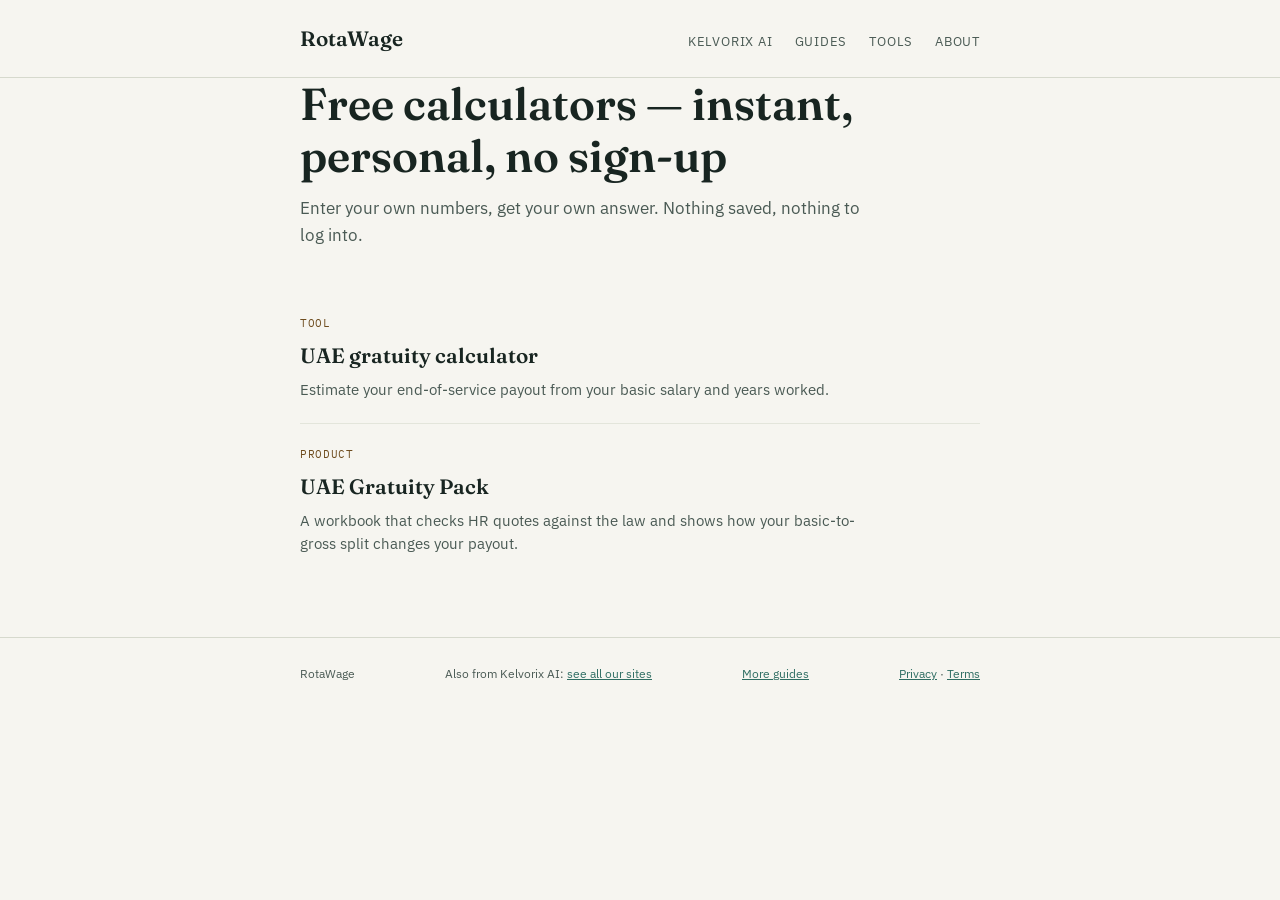
<file: tools/index.html>
<!doctype html>
<html lang="en">
<head>
<script async src="https://pagead2.googlesyndication.com/pagead/js/adsbygoogle.js?client=ca-pub-6051499531677717" crossorigin="anonymous"></script>
<meta charset="utf-8">
<meta name="viewport" content="width=device-width, initial-scale=1">
<title>Free UAE Money Tools &amp; Calculators | RotaWage</title>
<meta name="description" content="Free calculators for UAE-based workers — gratuity, budgeting, and more. Instant, personal, no sign-up.">
<link rel="canonical" href="https://kelvorixai.github.io/rotawage/tools/">
<link rel="preconnect" href="https://fonts.googleapis.com">
<link rel="preconnect" href="https://fonts.gstatic.com" crossorigin>
<link href="https://fonts.googleapis.com/css2?family=Fraunces:opsz,wght@9..144,500;9..144,600&family=IBM+Plex+Sans:wght@400;500;600&family=IBM+Plex+Mono:wght@400;500&display=swap" rel="stylesheet">
<link rel="stylesheet" href="../style.css">
</head>
<body>

<header class="site">
  <div class="wrap">
    <a class="brand" href="/rotawage/">RotaWage</a>
    <nav class="site">
      <a href="https://kelvorixai.github.io/">Kelvorix AI</a>
      <a href="/rotawage/">Guides</a>
      <a href="/rotawage/tools/">Tools</a>
      <a href="/rotawage/about.html">About</a>
    </nav>
  </div>
</header>

<main class="wrap">
  <div class="hero">
    <h1>Free calculators — instant, personal, no sign-up</h1>
    <p>Enter your own numbers, get your own answer. Nothing saved, nothing to log into.</p>
  </div>

  <div class="post-list">
    <div class="post-card">
      <span class="tag">Tool</span>
      <a class="title" href="/rotawage/tools/gratuity-calculator.html">UAE gratuity calculator</a>
      <p>Estimate your end-of-service payout from your basic salary and years worked.</p>
    </div>
    <div class="post-card">
      <span class="tag">Product</span>
      <a class="title" href="/rotawage/tools/uae-gratuity-pack.html">UAE Gratuity Pack</a>
      <p>A workbook that checks HR quotes against the law and shows how your basic-to-gross split changes your payout.</p>
    </div>
  </div>
</main>

<footer class="site">
  <div class="wrap">
    <span>RotaWage</span>
    <span>Also from Kelvorix AI: <a href="https://kelvorixai.github.io/">see all our sites</a></span>
    <span><a href="/rotawage/">More guides</a></span>
    <span><a href="/rotawage/privacy.html">Privacy</a> · <a href="/rotawage/terms.html">Terms</a></span>
  </div>
</footer>

</body>
</html>
</file>
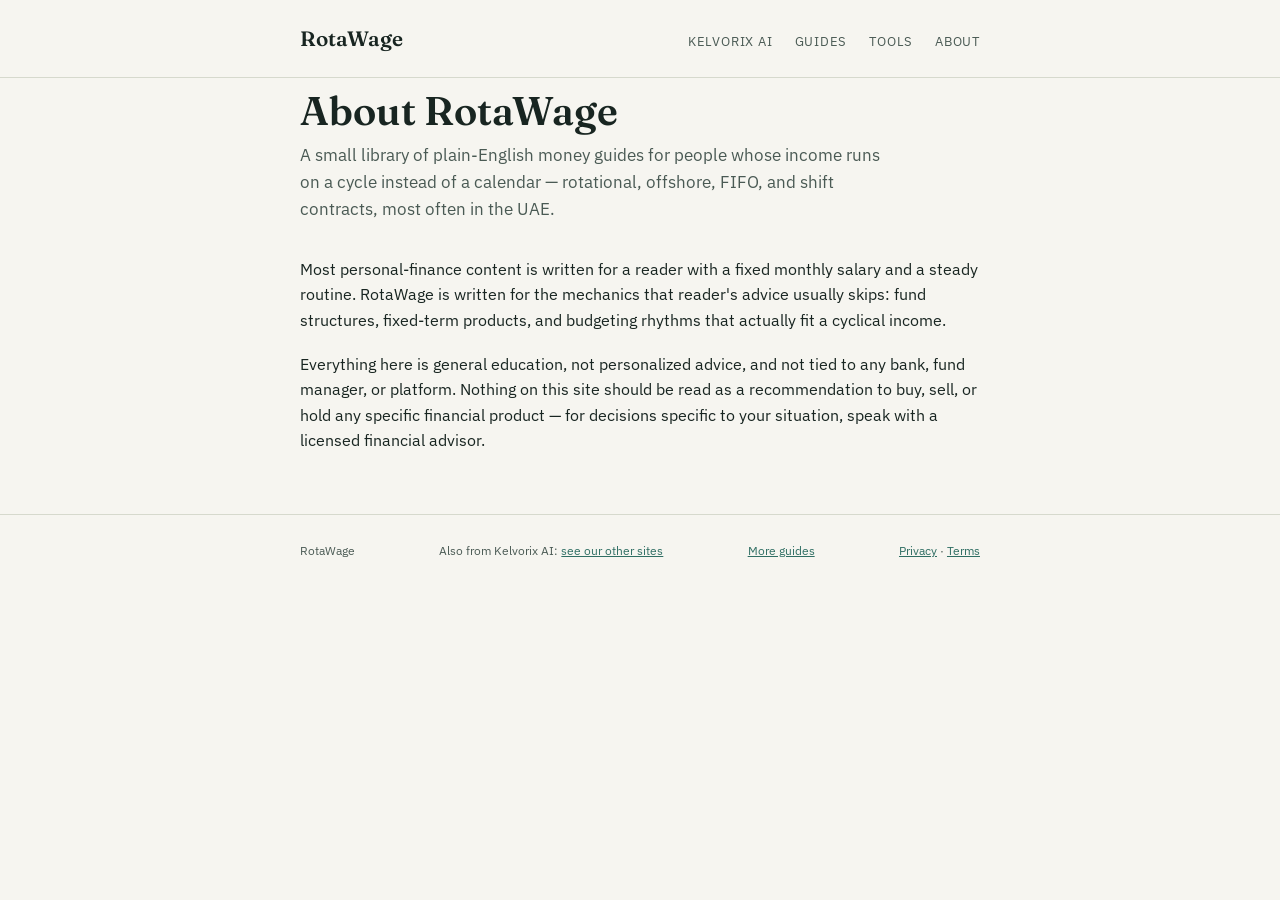
<file: about.html>
<!doctype html>
<html lang="en">
<head>
<script async src="https://pagead2.googlesyndication.com/pagead/js/adsbygoogle.js?client=ca-pub-6051499531677717" crossorigin="anonymous"></script>
<meta charset="utf-8">
<meta name="viewport" content="width=device-width, initial-scale=1">
<title>About | RotaWage</title>
<meta name="description" content="What RotaWage is and isn't — plain-English money guides for rotational and shift workers in the UAE, no personal advice, no affiliation.">
<link rel="canonical" href="https://kelvorixai.github.io/rotawage/about.html">
<link rel="preconnect" href="https://fonts.googleapis.com">
<link rel="preconnect" href="https://fonts.gstatic.com" crossorigin>
<link href="https://fonts.googleapis.com/css2?family=Fraunces:opsz,wght@9..144,500;9..144,600&family=IBM+Plex+Sans:wght@400;500;600&family=IBM+Plex+Mono:wght@400;500&display=swap" rel="stylesheet">
<link rel="stylesheet" href="style.css">
</head>
<body>

<header class="site">
  <div class="wrap">
    <a class="brand" href="/rotawage/">RotaWage</a>
    <nav class="site">
      <a href="https://kelvorixai.github.io/">Kelvorix AI</a>
      <a href="/rotawage/">Guides</a>
      <a href="/rotawage/tools/">Tools</a>
      <a href="/rotawage/about.html">About</a>
    </nav>
  </div>
</header>

<main class="wrap">
  <article class="post">
    <header class="meta">
      <h1>About RotaWage</h1>
      <p class="dek">A small library of plain-English money guides for people whose income runs on a cycle instead of a calendar — rotational, offshore, FIFO, and shift contracts, most often in the UAE.</p>
    </header>
    <div class="content">
      <p>Most personal-finance content is written for a reader with a fixed monthly salary and a steady routine. RotaWage is written for the mechanics that reader's advice usually skips: fund structures, fixed-term products, and budgeting rhythms that actually fit a cyclical income.</p>
      <p>Everything here is general education, not personalized advice, and not tied to any bank, fund manager, or platform. Nothing on this site should be read as a recommendation to buy, sell, or hold any specific financial product — for decisions specific to your situation, speak with a licensed financial advisor.</p>
    </div>
  </article>
</main>

<footer class="site">
  <div class="wrap">
    <span>RotaWage</span>
    <span>Also from Kelvorix AI: <a href="https://kelvorixai.github.io/">see our other sites</a></span>
    <span><a href="/rotawage/">More guides</a></span>
    <span><a href="/rotawage/privacy.html">Privacy</a> · <a href="/rotawage/terms.html">Terms</a></span>
  </div>
</footer>

</body>
</html>
</file>
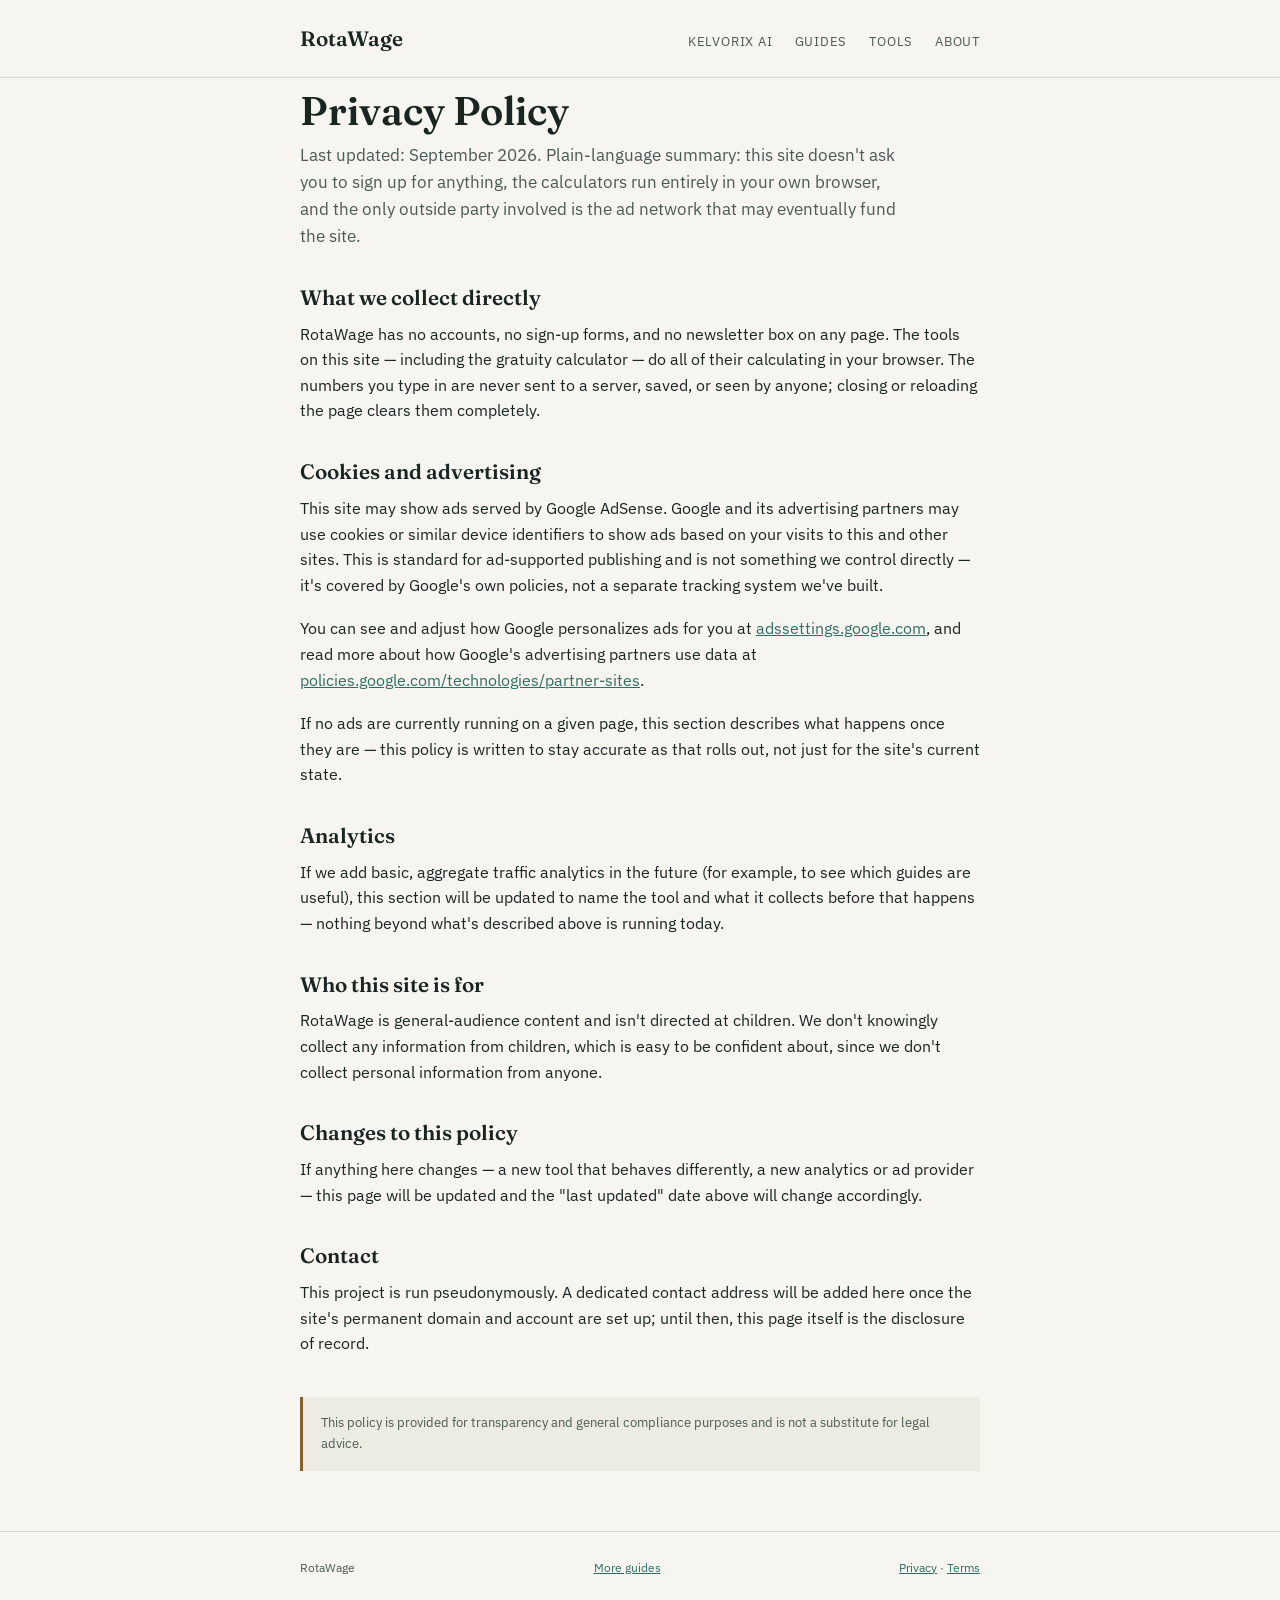
<file: privacy.html>
<!doctype html>
<html lang="en">
<head>
<script async src="https://pagead2.googlesyndication.com/pagead/js/adsbygoogle.js?client=ca-pub-6051499531677717" crossorigin="anonymous"></script>
<meta charset="utf-8">
<meta name="viewport" content="width=device-width, initial-scale=1">
<title>Privacy Policy | RotaWage</title>
<meta name="description" content="What RotaWage does and doesn't do with your data — no accounts, no sign-ups, calculators run entirely in your browser. How third-party ads use cookies, and how to opt out.">
<link rel="canonical" href="https://kelvorixai.github.io/rotawage/privacy.html">
<link rel="preconnect" href="https://fonts.googleapis.com">
<link rel="preconnect" href="https://fonts.gstatic.com" crossorigin>
<link href="https://fonts.googleapis.com/css2?family=Fraunces:opsz,wght@9..144,500;9..144,600&family=IBM+Plex+Sans:wght@400;500;600&family=IBM+Plex+Mono:wght@400;500&display=swap" rel="stylesheet">
<link rel="stylesheet" href="style.css">
</head>
<body>

<header class="site">
  <div class="wrap">
    <a class="brand" href="/rotawage/">RotaWage</a>
    <nav class="site">
      <a href="https://kelvorixai.github.io/">Kelvorix AI</a>
      <a href="/rotawage/">Guides</a>
      <a href="/rotawage/tools/">Tools</a>
      <a href="/rotawage/about.html">About</a>
    </nav>
  </div>
</header>

<main class="wrap">
  <article class="post">
    <header class="meta">
      <h1>Privacy Policy</h1>
      <p class="dek">Last updated: September 2026. Plain-language summary: this site doesn't ask you to sign up for anything, the calculators run entirely in your own browser, and the only outside party involved is the ad network that may eventually fund the site.</p>
    </header>
    <div class="content">
      <h2>What we collect directly</h2>
      <p>RotaWage has no accounts, no sign-up forms, and no newsletter box on any page. The tools on this site — including the gratuity calculator — do all of their calculating in your browser. The numbers you type in are never sent to a server, saved, or seen by anyone; closing or reloading the page clears them completely.</p>

      <h2>Cookies and advertising</h2>
      <p>This site may show ads served by Google AdSense. Google and its advertising partners may use cookies or similar device identifiers to show ads based on your visits to this and other sites. This is standard for ad-supported publishing and is not something we control directly — it's covered by Google's own policies, not a separate tracking system we've built.</p>
      <p>You can see and adjust how Google personalizes ads for you at <a href="https://adssettings.google.com" target="_blank" rel="noopener">adssettings.google.com</a>, and read more about how Google's advertising partners use data at <a href="https://policies.google.com/technologies/partner-sites" target="_blank" rel="noopener">policies.google.com/technologies/partner-sites</a>.</p>
      <p>If no ads are currently running on a given page, this section describes what happens once they are — this policy is written to stay accurate as that rolls out, not just for the site's current state.</p>

      <h2>Analytics</h2>
      <p>If we add basic, aggregate traffic analytics in the future (for example, to see which guides are useful), this section will be updated to name the tool and what it collects before that happens — nothing beyond what's described above is running today.</p>

      <h2>Who this site is for</h2>
      <p>RotaWage is general-audience content and isn't directed at children. We don't knowingly collect any information from children, which is easy to be confident about, since we don't collect personal information from anyone.</p>

      <h2>Changes to this policy</h2>
      <p>If anything here changes — a new tool that behaves differently, a new analytics or ad provider — this page will be updated and the "last updated" date above will change accordingly.</p>

      <h2>Contact</h2>
      <p>This project is run pseudonymously. A dedicated contact address will be added here once the site's permanent domain and account are set up; until then, this page itself is the disclosure of record.</p>

      <div class="disclaimer">This policy is provided for transparency and general compliance purposes and is not a substitute for legal advice.</div>
    </div>
  </article>
</main>

<footer class="site">
  <div class="wrap">
    <span>RotaWage</span>
    <span><a href="/rotawage/">More guides</a></span>
    <span><a href="/rotawage/privacy.html">Privacy</a> · <a href="/rotawage/terms.html">Terms</a></span>
  </div>
</footer>

</body>
</html>
</file>
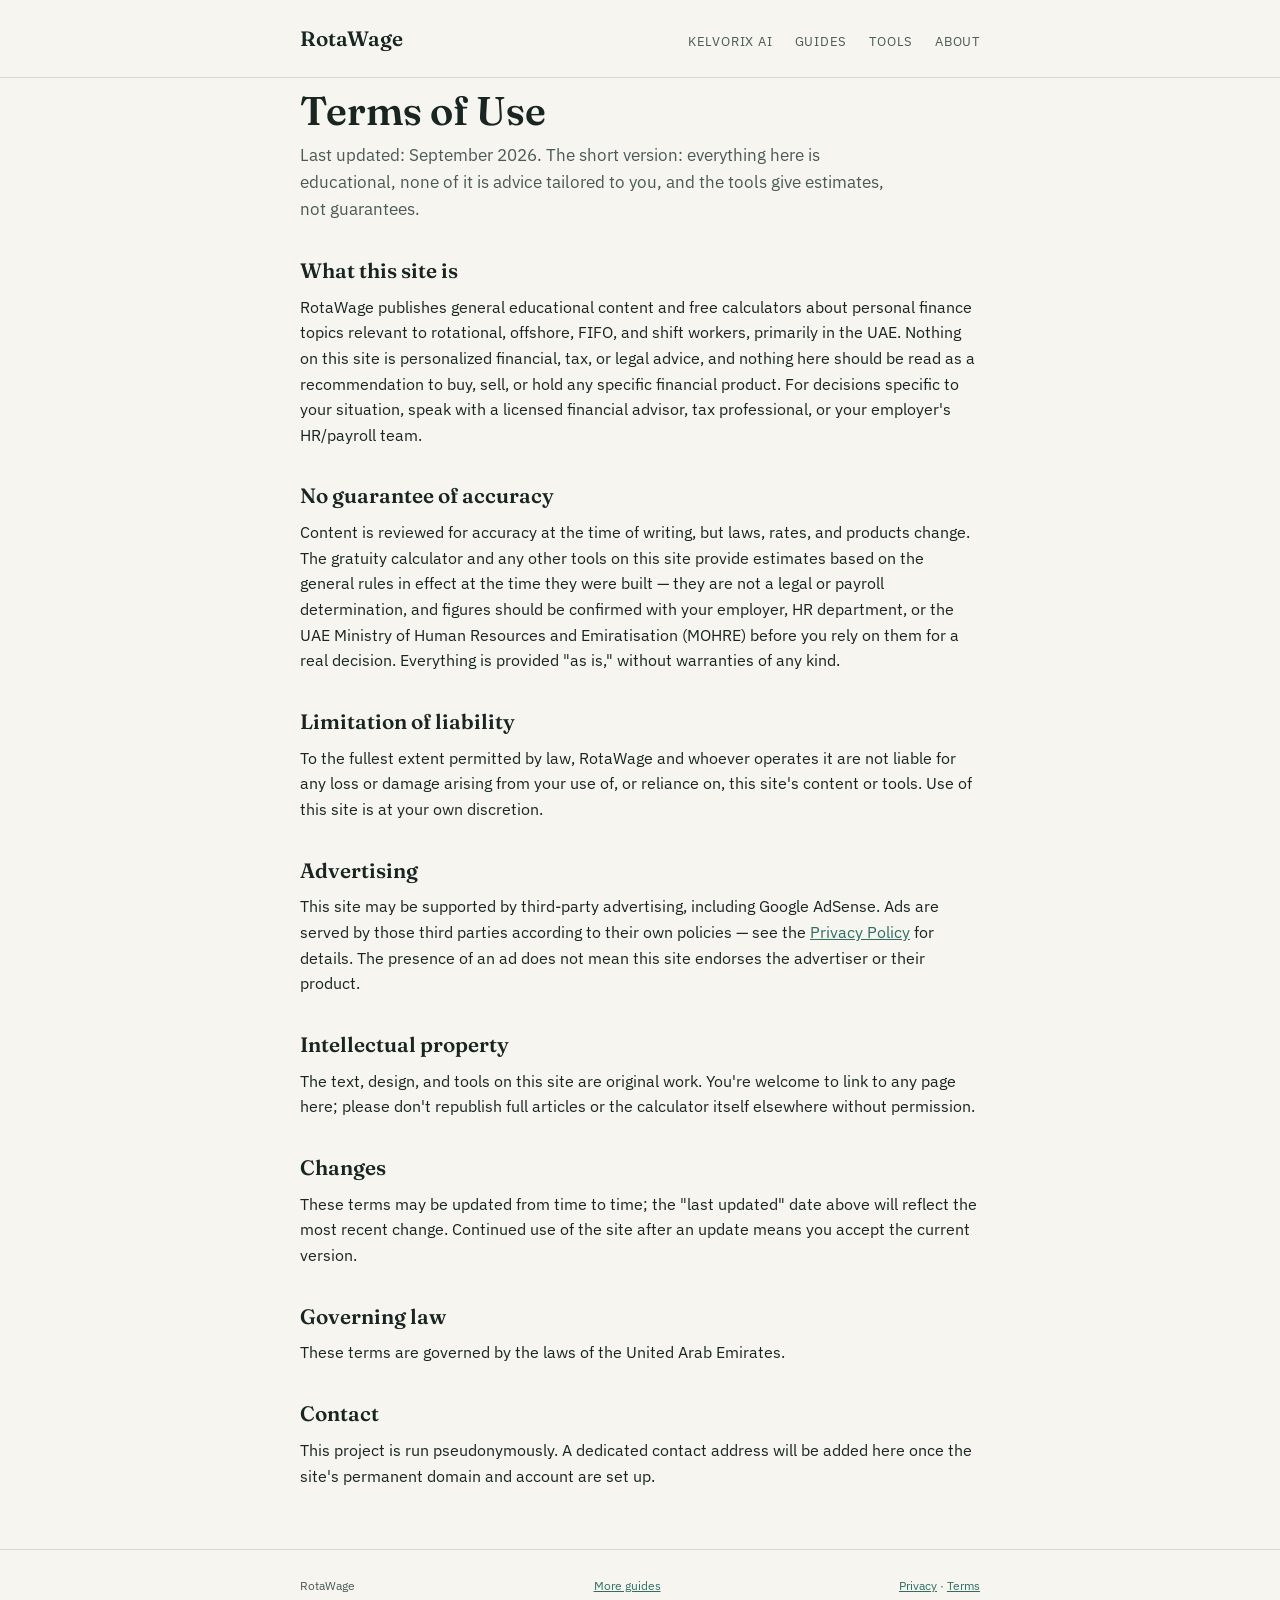
<file: terms.html>
<!doctype html>
<html lang="en">
<head>
<script async src="https://pagead2.googlesyndication.com/pagead/js/adsbygoogle.js?client=ca-pub-6051499531677717" crossorigin="anonymous"></script>
<meta charset="utf-8">
<meta name="viewport" content="width=device-width, initial-scale=1">
<title>Terms of Use | RotaWage</title>
<meta name="description" content="Terms of use for RotaWage — educational content and free calculators for rotational and shift workers in the UAE. Not financial, tax, or legal advice.">
<link rel="canonical" href="https://kelvorixai.github.io/rotawage/terms.html">
<link rel="preconnect" href="https://fonts.googleapis.com">
<link rel="preconnect" href="https://fonts.gstatic.com" crossorigin>
<link href="https://fonts.googleapis.com/css2?family=Fraunces:opsz,wght@9..144,500;9..144,600&family=IBM+Plex+Sans:wght@400;500;600&family=IBM+Plex+Mono:wght@400;500&display=swap" rel="stylesheet">
<link rel="stylesheet" href="style.css">
</head>
<body>

<header class="site">
  <div class="wrap">
    <a class="brand" href="/rotawage/">RotaWage</a>
    <nav class="site">
      <a href="https://kelvorixai.github.io/">Kelvorix AI</a>
      <a href="/rotawage/">Guides</a>
      <a href="/rotawage/tools/">Tools</a>
      <a href="/rotawage/about.html">About</a>
    </nav>
  </div>
</header>

<main class="wrap">
  <article class="post">
    <header class="meta">
      <h1>Terms of Use</h1>
      <p class="dek">Last updated: September 2026. The short version: everything here is educational, none of it is advice tailored to you, and the tools give estimates, not guarantees.</p>
    </header>
    <div class="content">
      <h2>What this site is</h2>
      <p>RotaWage publishes general educational content and free calculators about personal finance topics relevant to rotational, offshore, FIFO, and shift workers, primarily in the UAE. Nothing on this site is personalized financial, tax, or legal advice, and nothing here should be read as a recommendation to buy, sell, or hold any specific financial product. For decisions specific to your situation, speak with a licensed financial advisor, tax professional, or your employer's HR/payroll team.</p>

      <h2>No guarantee of accuracy</h2>
      <p>Content is reviewed for accuracy at the time of writing, but laws, rates, and products change. The gratuity calculator and any other tools on this site provide estimates based on the general rules in effect at the time they were built — they are not a legal or payroll determination, and figures should be confirmed with your employer, HR department, or the UAE Ministry of Human Resources and Emiratisation (MOHRE) before you rely on them for a real decision. Everything is provided "as is," without warranties of any kind.</p>

      <h2>Limitation of liability</h2>
      <p>To the fullest extent permitted by law, RotaWage and whoever operates it are not liable for any loss or damage arising from your use of, or reliance on, this site's content or tools. Use of this site is at your own discretion.</p>

      <h2>Advertising</h2>
      <p>This site may be supported by third-party advertising, including Google AdSense. Ads are served by those third parties according to their own policies — see the <a href="/rotawage/privacy.html">Privacy Policy</a> for details. The presence of an ad does not mean this site endorses the advertiser or their product.</p>

      <h2>Intellectual property</h2>
      <p>The text, design, and tools on this site are original work. You're welcome to link to any page here; please don't republish full articles or the calculator itself elsewhere without permission.</p>

      <h2>Changes</h2>
      <p>These terms may be updated from time to time; the "last updated" date above will reflect the most recent change. Continued use of the site after an update means you accept the current version.</p>

      <h2>Governing law</h2>
      <p>These terms are governed by the laws of the United Arab Emirates.</p>

      <h2>Contact</h2>
      <p>This project is run pseudonymously. A dedicated contact address will be added here once the site's permanent domain and account are set up.</p>
    </div>
  </article>
</main>

<footer class="site">
  <div class="wrap">
    <span>RotaWage</span>
    <span><a href="/rotawage/">More guides</a></span>
    <span><a href="/rotawage/privacy.html">Privacy</a> · <a href="/rotawage/terms.html">Terms</a></span>
  </div>
</footer>

</body>
</html>
</file>
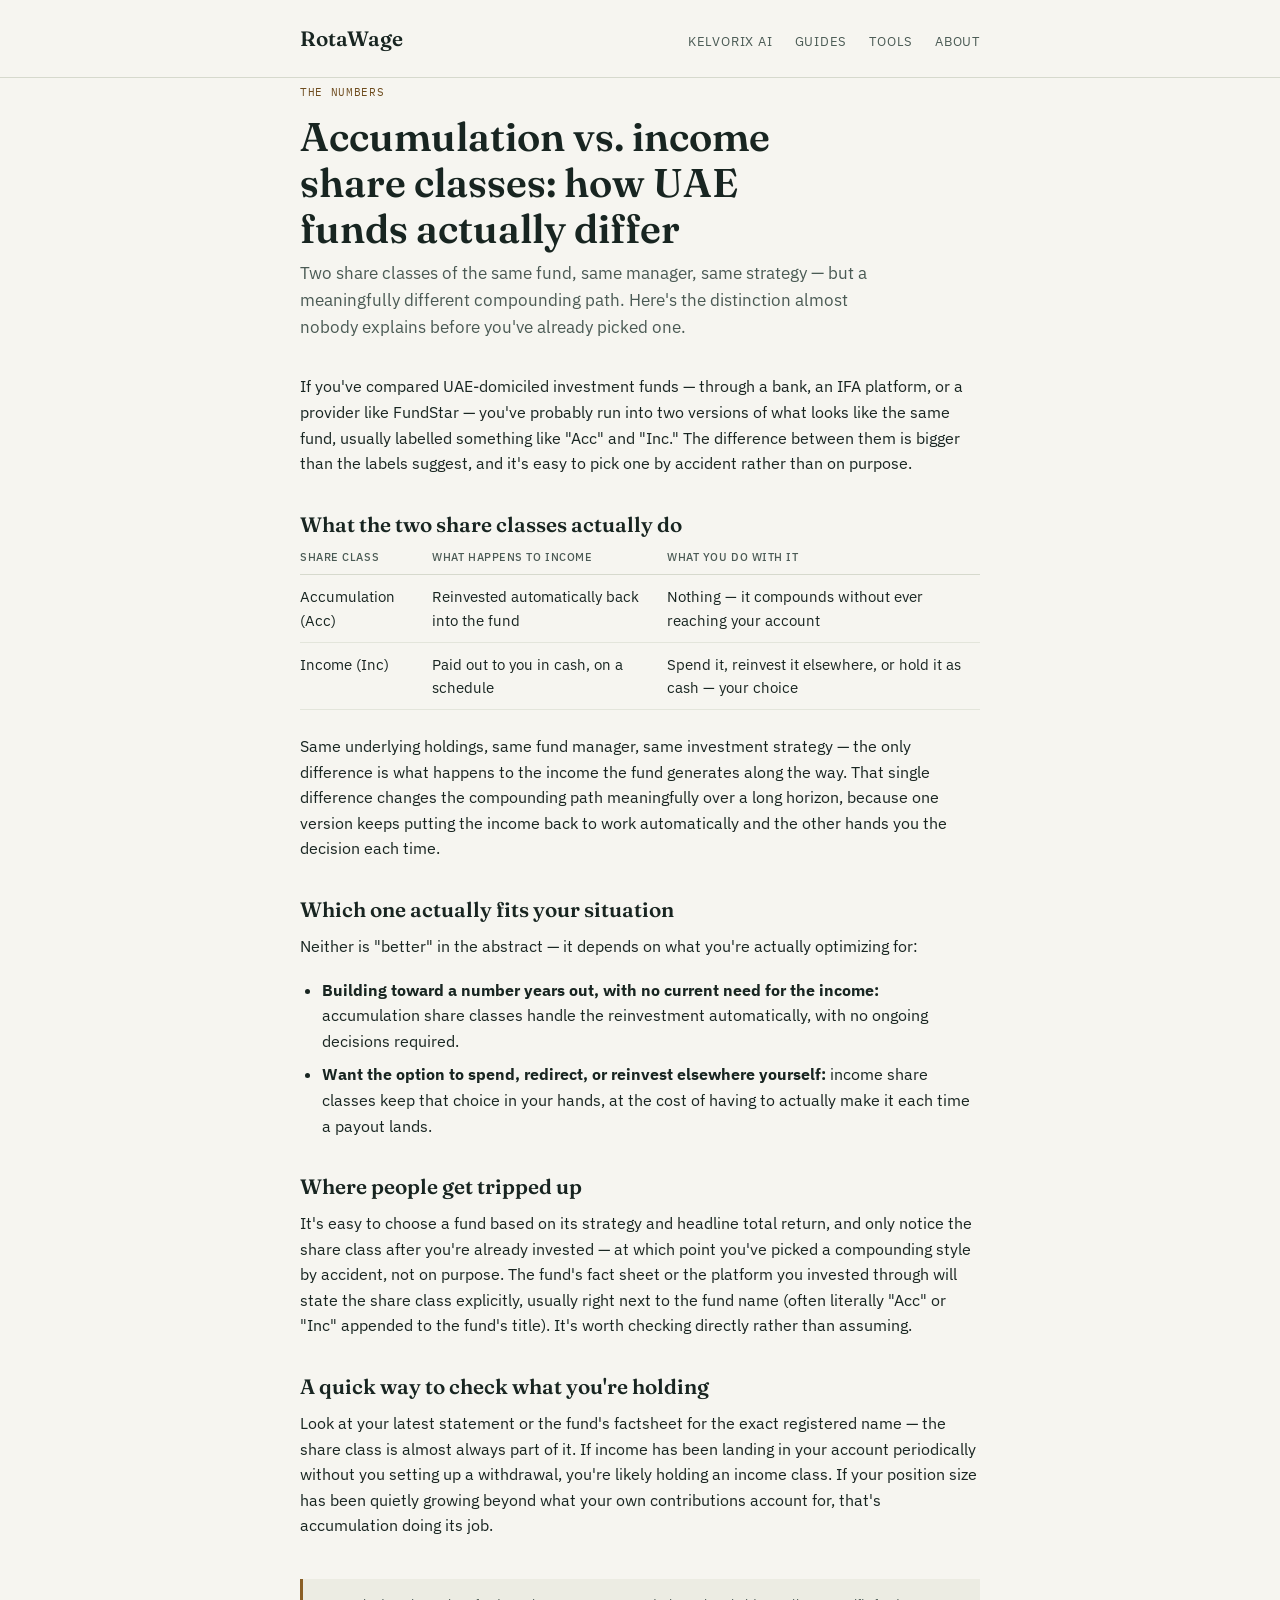
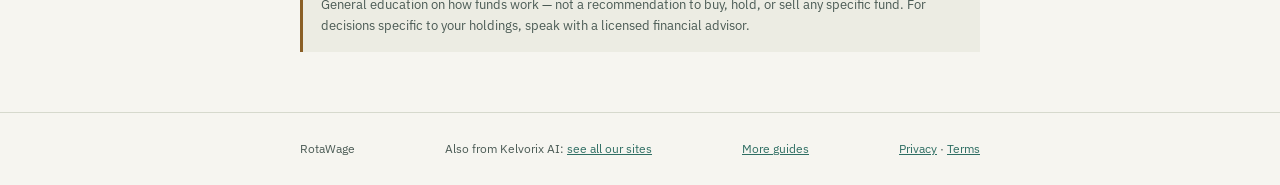
<file: articles/accumulation-vs-income-funds-uae.html>
<!doctype html>
<html lang="en">
<head>
<script async src="https://pagead2.googlesyndication.com/pagead/js/adsbygoogle.js?client=ca-pub-6051499531677717" crossorigin="anonymous"></script>
<meta charset="utf-8">
<meta name="viewport" content="width=device-width, initial-scale=1">
<title>Accumulation vs. Income Share Classes: How UAE Funds Actually Differ | RotaWage</title>
<meta name="description" content="A plain-English breakdown of accumulation (Acc) vs income (Inc) share classes in UAE-domiciled funds, and how to tell which one you actually hold.">
<link rel="canonical" href="https://kelvorixai.github.io/rotawage/articles/accumulation-vs-income-funds-uae.html">
<meta property="og:title" content="Accumulation vs. Income Share Classes: How UAE Funds Actually Differ">
<meta property="og:description" content="A plain-English breakdown of Acc vs Inc share classes and how to tell which one you hold.">
<meta property="og:type" content="article">
<link rel="preconnect" href="https://fonts.googleapis.com">
<link rel="preconnect" href="https://fonts.gstatic.com" crossorigin>
<link href="https://fonts.googleapis.com/css2?family=Fraunces:opsz,wght@9..144,500;9..144,600&family=IBM+Plex+Sans:wght@400;500;600&family=IBM+Plex+Mono:wght@400;500&display=swap" rel="stylesheet">
<link rel="stylesheet" href="../style.css">
</head>
<body>

<header class="site">
  <div class="wrap">
    <a class="brand" href="/rotawage/">RotaWage</a>
    <nav class="site">
      <a href="https://kelvorixai.github.io/">Kelvorix AI</a>
      <a href="/rotawage/">Guides</a>
      <a href="/rotawage/tools/">Tools</a>
      <a href="/rotawage/about.html">About</a>
    </nav>
  </div>
</header>

<main class="wrap">
  <article class="post">
    <header class="meta">
      <span class="tag">The Numbers</span>
      <h1>Accumulation vs. income share classes: how UAE funds actually differ</h1>
      <p class="dek">Two share classes of the same fund, same manager, same strategy — but a meaningfully different compounding path. Here's the distinction almost nobody explains before you've already picked one.</p>
    </header>

    <div class="content">
      <p>If you've compared UAE-domiciled investment funds — through a bank, an IFA platform, or a provider like FundStar — you've probably run into two versions of what looks like the same fund, usually labelled something like "Acc" and "Inc." The difference between them is bigger than the labels suggest, and it's easy to pick one by accident rather than on purpose.</p>

      <h2>What the two share classes actually do</h2>
      <table>
        <thead><tr><th>Share class</th><th>What happens to income</th><th>What you do with it</th></tr></thead>
        <tbody>
          <tr><td>Accumulation (Acc)</td><td>Reinvested automatically back into the fund</td><td>Nothing — it compounds without ever reaching your account</td></tr>
          <tr><td>Income (Inc)</td><td>Paid out to you in cash, on a schedule</td><td>Spend it, reinvest it elsewhere, or hold it as cash — your choice</td></tr>
        </tbody>
      </table>
      <p>Same underlying holdings, same fund manager, same investment strategy — the only difference is what happens to the income the fund generates along the way. That single difference changes the compounding path meaningfully over a long horizon, because one version keeps putting the income back to work automatically and the other hands you the decision each time.</p>

      <h2>Which one actually fits your situation</h2>
      <p>Neither is "better" in the abstract — it depends on what you're actually optimizing for:</p>
      <ul>
        <li><strong>Building toward a number years out, with no current need for the income:</strong> accumulation share classes handle the reinvestment automatically, with no ongoing decisions required.</li>
        <li><strong>Want the option to spend, redirect, or reinvest elsewhere yourself:</strong> income share classes keep that choice in your hands, at the cost of having to actually make it each time a payout lands.</li>
      </ul>

      <h2>Where people get tripped up</h2>
      <p>It's easy to choose a fund based on its strategy and headline total return, and only notice the share class after you're already invested — at which point you've picked a compounding style by accident, not on purpose. The fund's fact sheet or the platform you invested through will state the share class explicitly, usually right next to the fund name (often literally "Acc" or "Inc" appended to the fund's title). It's worth checking directly rather than assuming.</p>

      <h2>A quick way to check what you're holding</h2>
      <p>Look at your latest statement or the fund's factsheet for the exact registered name — the share class is almost always part of it. If income has been landing in your account periodically without you setting up a withdrawal, you're likely holding an income class. If your position size has been quietly growing beyond what your own contributions account for, that's accumulation doing its job.</p>

      <div class="disclaimer">General education on how funds work — not a recommendation to buy, hold, or sell any specific fund. For decisions specific to your holdings, speak with a licensed financial advisor.</div>
    </div>
  </article>
</main>

<footer class="site">
  <div class="wrap">
    <span>RotaWage</span>
    <span>Also from Kelvorix AI: <a href="https://kelvorixai.github.io/">see all our sites</a></span>
    <span><a href="/rotawage/">More guides</a></span>
    <span><a href="/rotawage/privacy.html">Privacy</a> · <a href="/rotawage/terms.html">Terms</a></span>
  </div>
</footer>

</body>
</html>
</file>
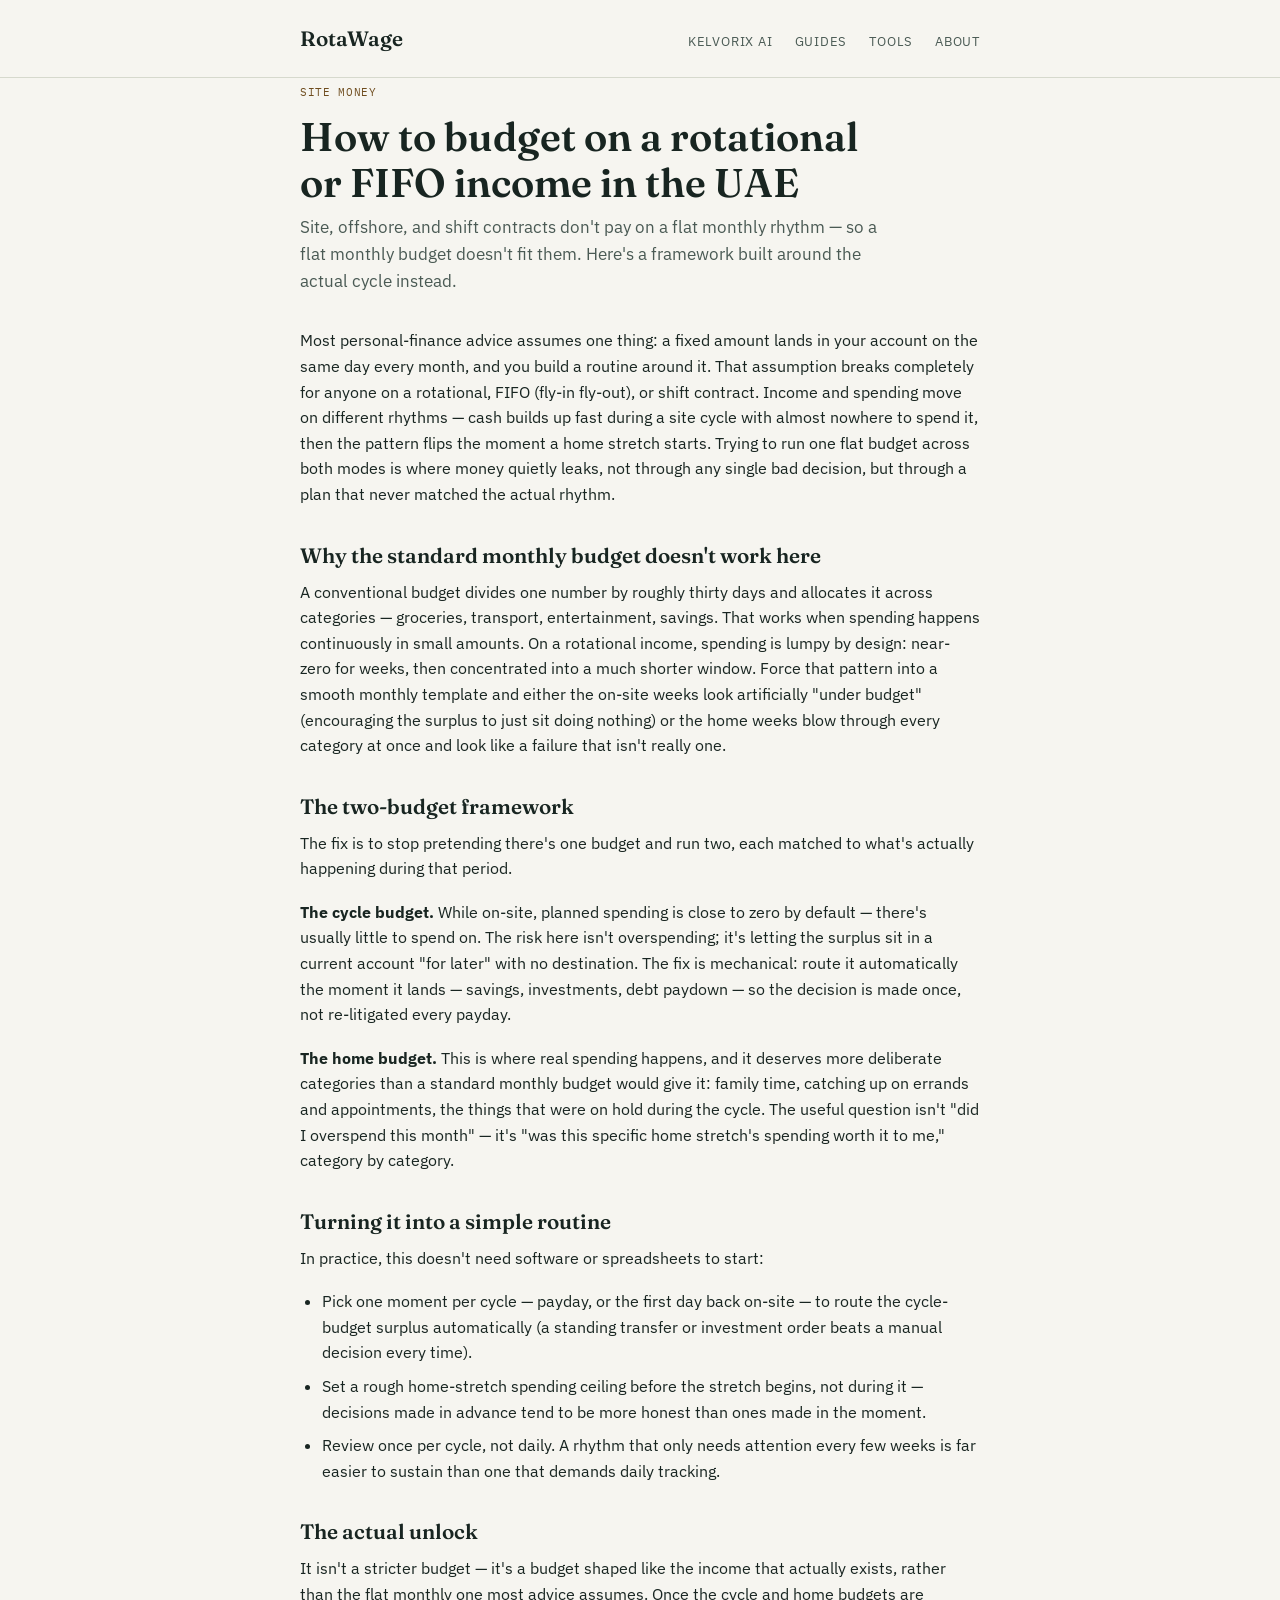
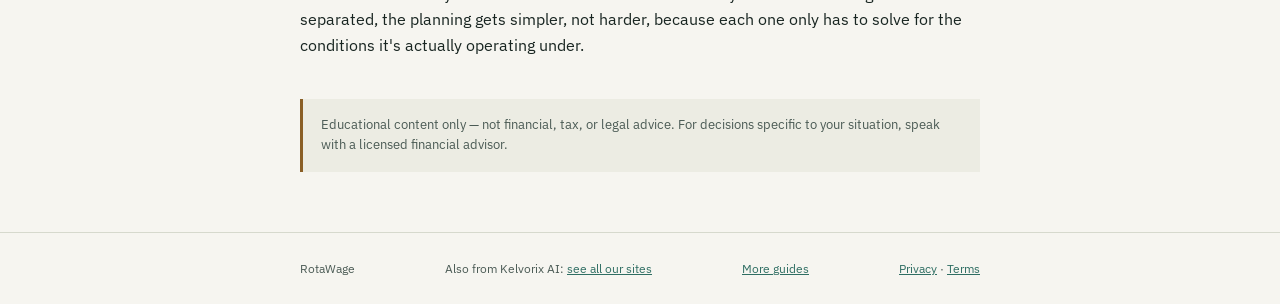
<file: articles/budgeting-rotational-income-uae.html>
<!doctype html>
<html lang="en">
<head>
<script async src="https://pagead2.googlesyndication.com/pagead/js/adsbygoogle.js?client=ca-pub-6051499531677717" crossorigin="anonymous"></script>
<meta charset="utf-8">
<meta name="viewport" content="width=device-width, initial-scale=1">
<title>How to Budget on a Rotational or FIFO Income in the UAE | RotaWage</title>
<meta name="description" content="A two-budget framework for rotational, offshore, and shift workers in the UAE, built around a cyclical income instead of a flat monthly one.">
<link rel="canonical" href="https://kelvorixai.github.io/rotawage/articles/budgeting-rotational-income-uae.html">
<meta property="og:title" content="How to Budget on a Rotational or FIFO Income in the UAE">
<meta property="og:description" content="A two-budget framework built around a cyclical income instead of a flat monthly one.">
<meta property="og:type" content="article">
<link rel="preconnect" href="https://fonts.googleapis.com">
<link rel="preconnect" href="https://fonts.gstatic.com" crossorigin>
<link href="https://fonts.googleapis.com/css2?family=Fraunces:opsz,wght@9..144,500;9..144,600&family=IBM+Plex+Sans:wght@400;500;600&family=IBM+Plex+Mono:wght@400;500&display=swap" rel="stylesheet">
<link rel="stylesheet" href="../style.css">
</head>
<body>

<header class="site">
  <div class="wrap">
    <a class="brand" href="/rotawage/">RotaWage</a>
    <nav class="site">
      <a href="https://kelvorixai.github.io/">Kelvorix AI</a>
      <a href="/rotawage/">Guides</a>
      <a href="/rotawage/tools/">Tools</a>
      <a href="/rotawage/about.html">About</a>
    </nav>
  </div>
</header>

<main class="wrap">
  <article class="post">
    <header class="meta">
      <span class="tag">Site Money</span>
      <h1>How to budget on a rotational or FIFO income in the UAE</h1>
      <p class="dek">Site, offshore, and shift contracts don't pay on a flat monthly rhythm — so a flat monthly budget doesn't fit them. Here's a framework built around the actual cycle instead.</p>
    </header>

    <div class="content">
      <p>Most personal-finance advice assumes one thing: a fixed amount lands in your account on the same day every month, and you build a routine around it. That assumption breaks completely for anyone on a rotational, FIFO (fly-in fly-out), or shift contract. Income and spending move on different rhythms — cash builds up fast during a site cycle with almost nowhere to spend it, then the pattern flips the moment a home stretch starts. Trying to run one flat budget across both modes is where money quietly leaks, not through any single bad decision, but through a plan that never matched the actual rhythm.</p>

      <h2>Why the standard monthly budget doesn't work here</h2>
      <p>A conventional budget divides one number by roughly thirty days and allocates it across categories — groceries, transport, entertainment, savings. That works when spending happens continuously in small amounts. On a rotational income, spending is lumpy by design: near-zero for weeks, then concentrated into a much shorter window. Force that pattern into a smooth monthly template and either the on-site weeks look artificially "under budget" (encouraging the surplus to just sit doing nothing) or the home weeks blow through every category at once and look like a failure that isn't really one.</p>

      <h2>The two-budget framework</h2>
      <p>The fix is to stop pretending there's one budget and run two, each matched to what's actually happening during that period.</p>
      <p><strong>The cycle budget.</strong> While on-site, planned spending is close to zero by default — there's usually little to spend on. The risk here isn't overspending; it's letting the surplus sit in a current account "for later" with no destination. The fix is mechanical: route it automatically the moment it lands — savings, investments, debt paydown — so the decision is made once, not re-litigated every payday.</p>
      <p><strong>The home budget.</strong> This is where real spending happens, and it deserves more deliberate categories than a standard monthly budget would give it: family time, catching up on errands and appointments, the things that were on hold during the cycle. The useful question isn't "did I overspend this month" — it's "was this specific home stretch's spending worth it to me," category by category.</p>

      <h2>Turning it into a simple routine</h2>
      <p>In practice, this doesn't need software or spreadsheets to start:</p>
      <ul>
        <li>Pick one moment per cycle — payday, or the first day back on-site — to route the cycle-budget surplus automatically (a standing transfer or investment order beats a manual decision every time).</li>
        <li>Set a rough home-stretch spending ceiling before the stretch begins, not during it — decisions made in advance tend to be more honest than ones made in the moment.</li>
        <li>Review once per cycle, not daily. A rhythm that only needs attention every few weeks is far easier to sustain than one that demands daily tracking.</li>
      </ul>

      <h2>The actual unlock</h2>
      <p>It isn't a stricter budget — it's a budget shaped like the income that actually exists, rather than the flat monthly one most advice assumes. Once the cycle and home budgets are separated, the planning gets simpler, not harder, because each one only has to solve for the conditions it's actually operating under.</p>

      <div class="disclaimer">Educational content only — not financial, tax, or legal advice. For decisions specific to your situation, speak with a licensed financial advisor.</div>
    </div>
  </article>
</main>

<footer class="site">
  <div class="wrap">
    <span>RotaWage</span>
    <span>Also from Kelvorix AI: <a href="https://kelvorixai.github.io/">see all our sites</a></span>
    <span><a href="/rotawage/">More guides</a></span>
    <span><a href="/rotawage/privacy.html">Privacy</a> · <a href="/rotawage/terms.html">Terms</a></span>
  </div>
</footer>

</body>
</html>
</file>
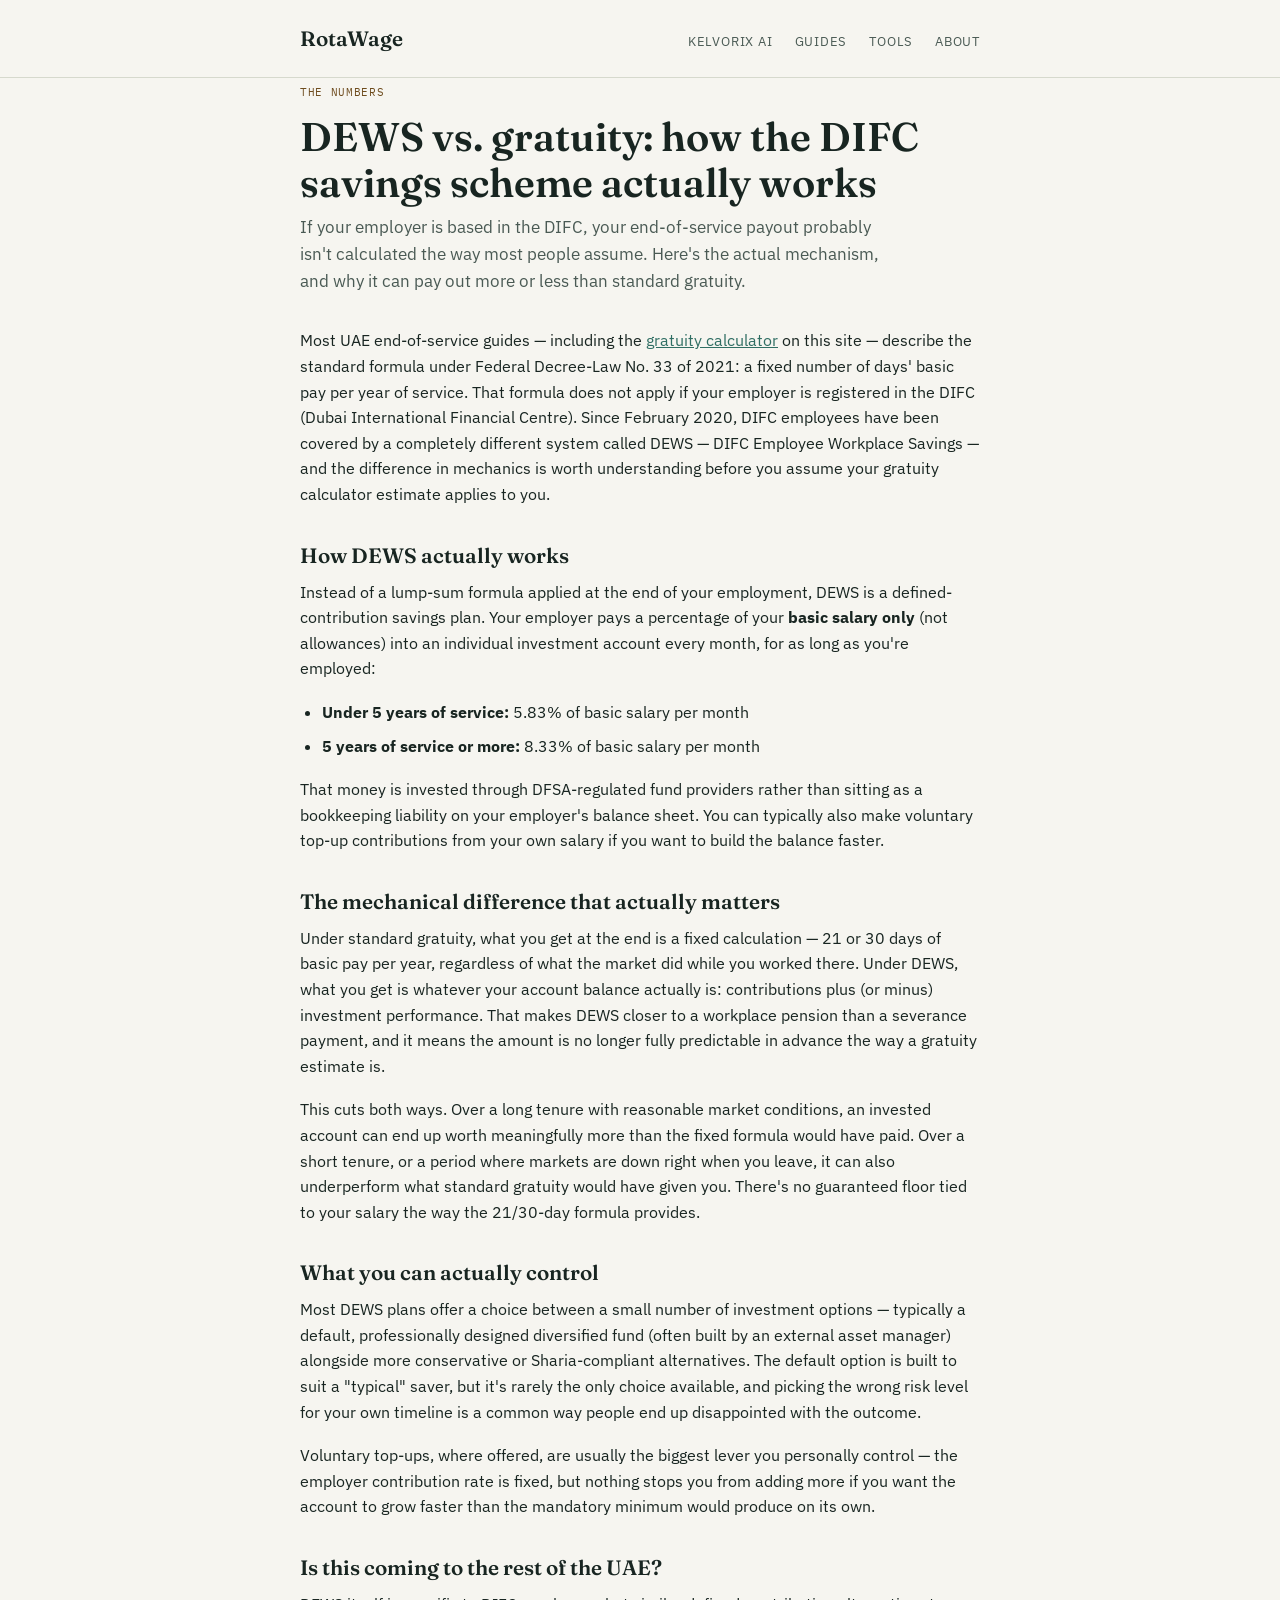
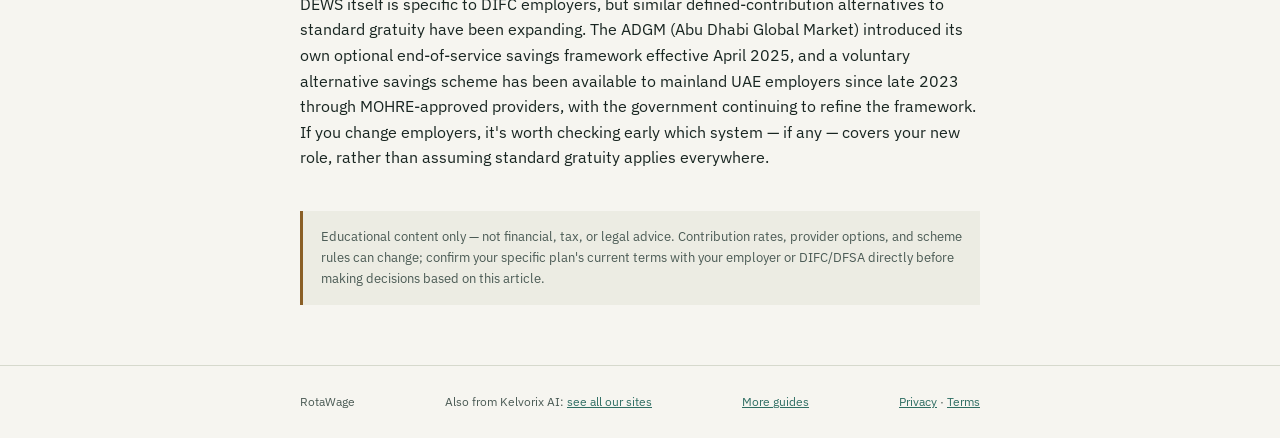
<file: articles/dews-vs-gratuity-uae.html>
<!doctype html>
<html lang="en">
<head>
<script async src="https://pagead2.googlesyndication.com/pagead/js/adsbygoogle.js?client=ca-pub-6051499531677717" crossorigin="anonymous"></script>
<meta charset="utf-8">
<meta name="viewport" content="width=device-width, initial-scale=1">
<title>DEWS vs. Gratuity: How the DIFC Savings Scheme Actually Works | RotaWage</title>
<meta name="description" content="A plain-English look at DEWS, the DIFC workplace savings scheme that replaced gratuity for DIFC employees — how it's funded, how it's invested, and how it differs from standard UAE gratuity.">
<link rel="canonical" href="https://kelvorixai.github.io/rotawage/articles/dews-vs-gratuity-uae.html">
<meta property="og:title" content="DEWS vs. Gratuity: How the DIFC Savings Scheme Actually Works">
<meta property="og:description" content="How DEWS is funded, invested, and how it differs from standard UAE gratuity.">
<meta property="og:type" content="article">
<link rel="preconnect" href="https://fonts.googleapis.com">
<link rel="preconnect" href="https://fonts.gstatic.com" crossorigin>
<link href="https://fonts.googleapis.com/css2?family=Fraunces:opsz,wght@9..144,500;9..144,600&family=IBM+Plex+Sans:wght@400;500;600&family=IBM+Plex+Mono:wght@400;500&display=swap" rel="stylesheet">
<link rel="stylesheet" href="../style.css">
</head>
<body>

<header class="site">
  <div class="wrap">
    <a class="brand" href="/rotawage/">RotaWage</a>
    <nav class="site">
      <a href="https://kelvorixai.github.io/">Kelvorix AI</a>
      <a href="/rotawage/">Guides</a>
      <a href="/rotawage/tools/">Tools</a>
      <a href="/rotawage/about.html">About</a>
    </nav>
  </div>
</header>

<main class="wrap">
  <article class="post">
    <header class="meta">
      <span class="tag">The Numbers</span>
      <h1>DEWS vs. gratuity: how the DIFC savings scheme actually works</h1>
      <p class="dek">If your employer is based in the DIFC, your end-of-service payout probably isn't calculated the way most people assume. Here's the actual mechanism, and why it can pay out more or less than standard gratuity.</p>
    </header>

    <div class="content">
      <p>Most UAE end-of-service guides — including the <a href="/rotawage/tools/gratuity-calculator.html">gratuity calculator</a> on this site — describe the standard formula under Federal Decree-Law No. 33 of 2021: a fixed number of days' basic pay per year of service. That formula does not apply if your employer is registered in the DIFC (Dubai International Financial Centre). Since February 2020, DIFC employees have been covered by a completely different system called DEWS — DIFC Employee Workplace Savings — and the difference in mechanics is worth understanding before you assume your gratuity calculator estimate applies to you.</p>

      <h2>How DEWS actually works</h2>
      <p>Instead of a lump-sum formula applied at the end of your employment, DEWS is a defined-contribution savings plan. Your employer pays a percentage of your <strong>basic salary only</strong> (not allowances) into an individual investment account every month, for as long as you're employed:</p>
      <ul>
        <li><strong>Under 5 years of service:</strong> 5.83% of basic salary per month</li>
        <li><strong>5 years of service or more:</strong> 8.33% of basic salary per month</li>
      </ul>
      <p>That money is invested through DFSA-regulated fund providers rather than sitting as a bookkeeping liability on your employer's balance sheet. You can typically also make voluntary top-up contributions from your own salary if you want to build the balance faster.</p>

      <h2>The mechanical difference that actually matters</h2>
      <p>Under standard gratuity, what you get at the end is a fixed calculation — 21 or 30 days of basic pay per year, regardless of what the market did while you worked there. Under DEWS, what you get is whatever your account balance actually is: contributions plus (or minus) investment performance. That makes DEWS closer to a workplace pension than a severance payment, and it means the amount is no longer fully predictable in advance the way a gratuity estimate is.</p>
      <p>This cuts both ways. Over a long tenure with reasonable market conditions, an invested account can end up worth meaningfully more than the fixed formula would have paid. Over a short tenure, or a period where markets are down right when you leave, it can also underperform what standard gratuity would have given you. There's no guaranteed floor tied to your salary the way the 21/30-day formula provides.</p>

      <h2>What you can actually control</h2>
      <p>Most DEWS plans offer a choice between a small number of investment options — typically a default, professionally designed diversified fund (often built by an external asset manager) alongside more conservative or Sharia-compliant alternatives. The default option is built to suit a "typical" saver, but it's rarely the only choice available, and picking the wrong risk level for your own timeline is a common way people end up disappointed with the outcome.</p>
      <p>Voluntary top-ups, where offered, are usually the biggest lever you personally control — the employer contribution rate is fixed, but nothing stops you from adding more if you want the account to grow faster than the mandatory minimum would produce on its own.</p>

      <h2>Is this coming to the rest of the UAE?</h2>
      <p>DEWS itself is specific to DIFC employers, but similar defined-contribution alternatives to standard gratuity have been expanding. The ADGM (Abu Dhabi Global Market) introduced its own optional end-of-service savings framework effective April 2025, and a voluntary alternative savings scheme has been available to mainland UAE employers since late 2023 through MOHRE-approved providers, with the government continuing to refine the framework. If you change employers, it's worth checking early which system — if any — covers your new role, rather than assuming standard gratuity applies everywhere.</p>

      <div class="disclaimer">Educational content only — not financial, tax, or legal advice. Contribution rates, provider options, and scheme rules can change; confirm your specific plan's current terms with your employer or DIFC/DFSA directly before making decisions based on this article.</div>
    </div>
  </article>
</main>

<footer class="site">
  <div class="wrap">
    <span>RotaWage</span>
    <span>Also from Kelvorix AI: <a href="https://kelvorixai.github.io/">see all our sites</a></span>
    <span><a href="/rotawage/">More guides</a></span>
    <span><a href="/rotawage/privacy.html">Privacy</a> · <a href="/rotawage/terms.html">Terms</a></span>
  </div>
</footer>

</body>
</html>
</file>
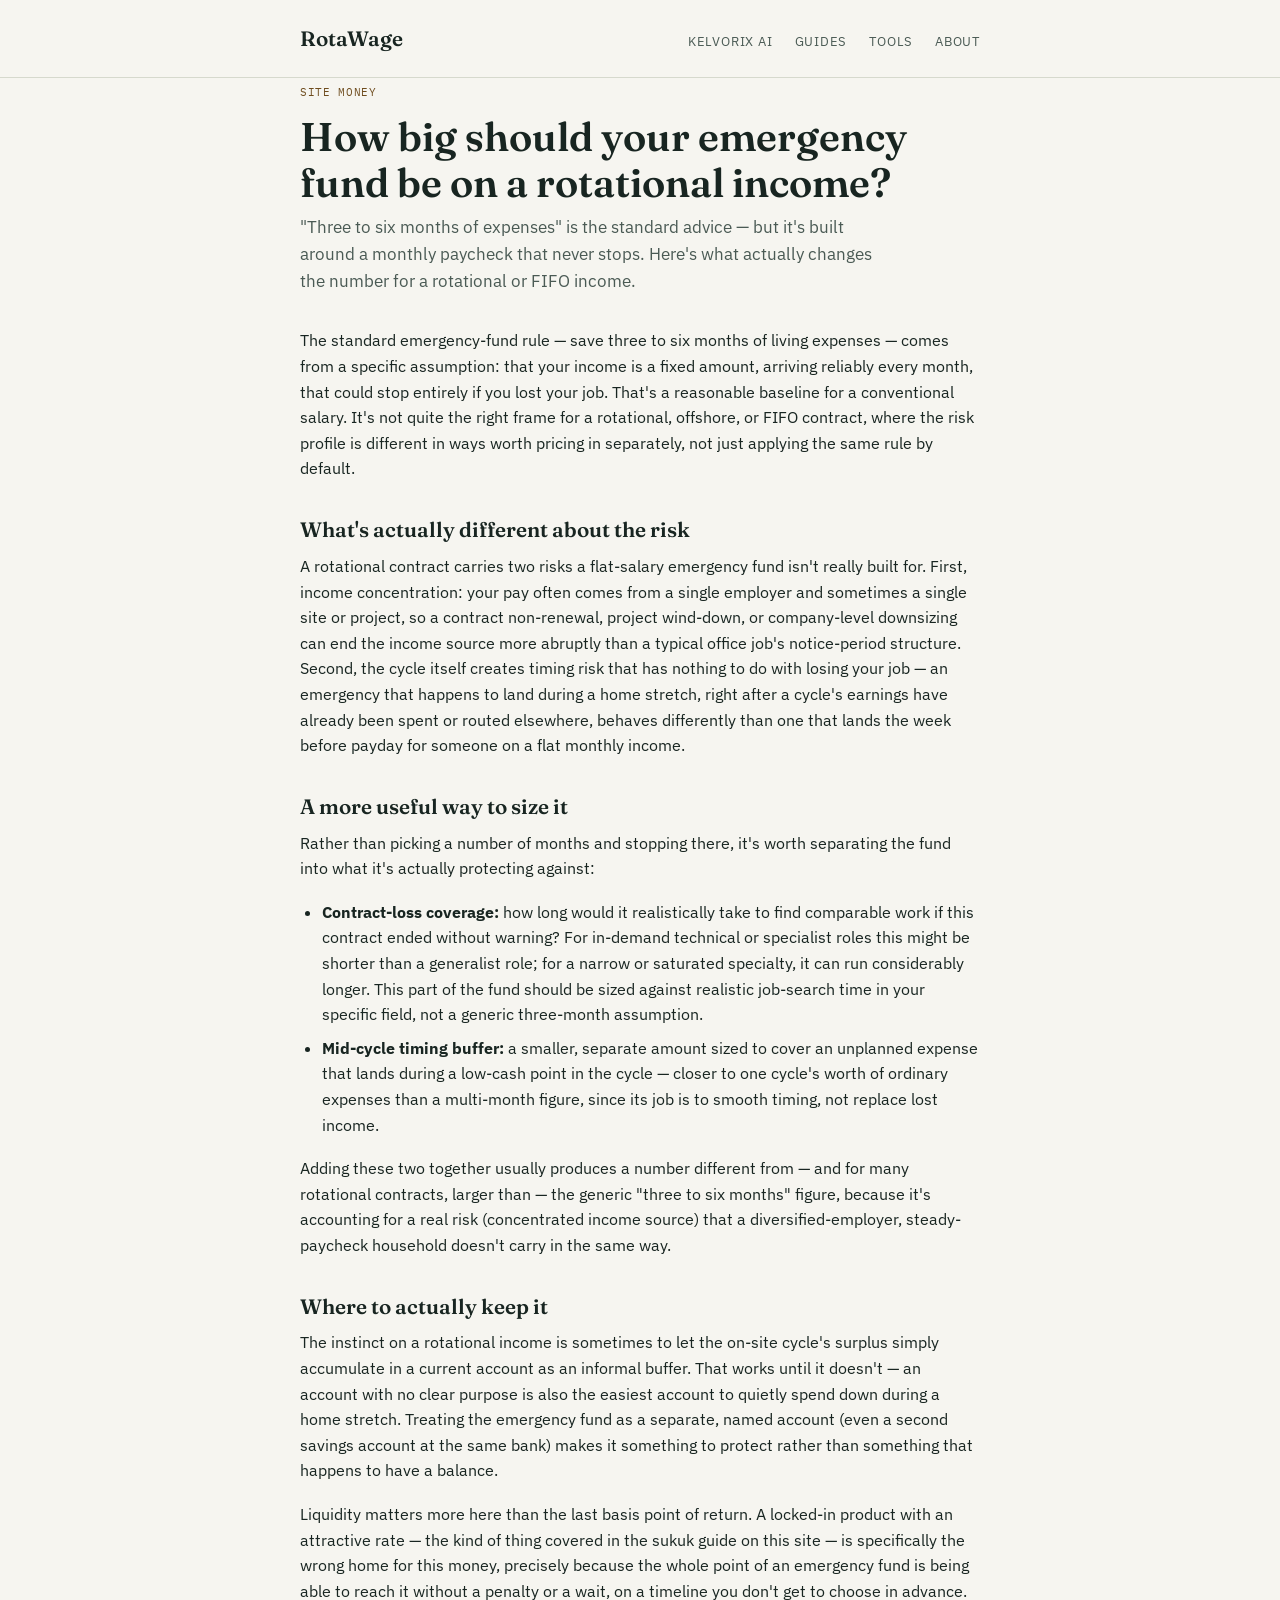
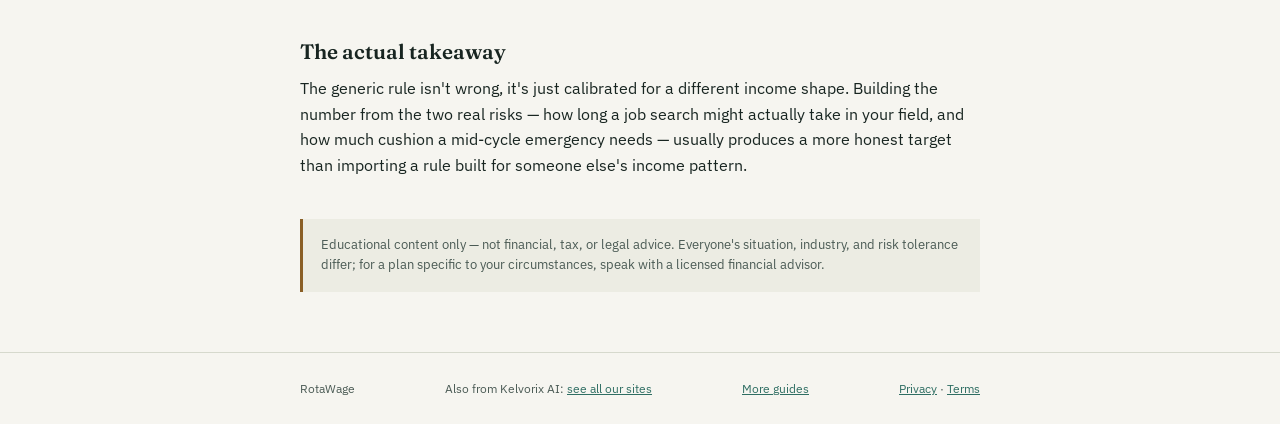
<file: articles/emergency-fund-rotational-income.html>
<!doctype html>
<html lang="en">
<head>
<script async src="https://pagead2.googlesyndication.com/pagead/js/adsbygoogle.js?client=ca-pub-6051499531677717" crossorigin="anonymous"></script>
<meta charset="utf-8">
<meta name="viewport" content="width=device-width, initial-scale=1">
<title>How Big Should Your Emergency Fund Be on a Rotational Income? | RotaWage</title>
<meta name="description" content="Standard emergency-fund advice (3-6 months of expenses) is built for a flat monthly paycheck. Here's how to size one properly when your income arrives in cycles instead.">
<link rel="canonical" href="https://kelvorixai.github.io/rotawage/articles/emergency-fund-rotational-income.html">
<meta property="og:title" content="How Big Should Your Emergency Fund Be on a Rotational Income?">
<meta property="og:description" content="How to size an emergency fund properly when your income arrives in cycles, not a flat paycheck.">
<meta property="og:type" content="article">
<link rel="preconnect" href="https://fonts.googleapis.com">
<link rel="preconnect" href="https://fonts.gstatic.com" crossorigin>
<link href="https://fonts.googleapis.com/css2?family=Fraunces:opsz,wght@9..144,500;9..144,600&family=IBM+Plex+Sans:wght@400;500;600&family=IBM+Plex+Mono:wght@400;500&display=swap" rel="stylesheet">
<link rel="stylesheet" href="../style.css">
</head>
<body>

<header class="site">
  <div class="wrap">
    <a class="brand" href="/rotawage/">RotaWage</a>
    <nav class="site">
      <a href="https://kelvorixai.github.io/">Kelvorix AI</a>
      <a href="/rotawage/">Guides</a>
      <a href="/rotawage/tools/">Tools</a>
      <a href="/rotawage/about.html">About</a>
    </nav>
  </div>
</header>

<main class="wrap">
  <article class="post">
    <header class="meta">
      <span class="tag">Site Money</span>
      <h1>How big should your emergency fund be on a rotational income?</h1>
      <p class="dek">"Three to six months of expenses" is the standard advice — but it's built around a monthly paycheck that never stops. Here's what actually changes the number for a rotational or FIFO income.</p>
    </header>

    <div class="content">
      <p>The standard emergency-fund rule — save three to six months of living expenses — comes from a specific assumption: that your income is a fixed amount, arriving reliably every month, that could stop entirely if you lost your job. That's a reasonable baseline for a conventional salary. It's not quite the right frame for a rotational, offshore, or FIFO contract, where the risk profile is different in ways worth pricing in separately, not just applying the same rule by default.</p>

      <h2>What's actually different about the risk</h2>
      <p>A rotational contract carries two risks a flat-salary emergency fund isn't really built for. First, income concentration: your pay often comes from a single employer and sometimes a single site or project, so a contract non-renewal, project wind-down, or company-level downsizing can end the income source more abruptly than a typical office job's notice-period structure. Second, the cycle itself creates timing risk that has nothing to do with losing your job — an emergency that happens to land during a home stretch, right after a cycle's earnings have already been spent or routed elsewhere, behaves differently than one that lands the week before payday for someone on a flat monthly income.</p>

      <h2>A more useful way to size it</h2>
      <p>Rather than picking a number of months and stopping there, it's worth separating the fund into what it's actually protecting against:</p>
      <ul>
        <li><strong>Contract-loss coverage:</strong> how long would it realistically take to find comparable work if this contract ended without warning? For in-demand technical or specialist roles this might be shorter than a generalist role; for a narrow or saturated specialty, it can run considerably longer. This part of the fund should be sized against realistic job-search time in your specific field, not a generic three-month assumption.</li>
        <li><strong>Mid-cycle timing buffer:</strong> a smaller, separate amount sized to cover an unplanned expense that lands during a low-cash point in the cycle — closer to one cycle's worth of ordinary expenses than a multi-month figure, since its job is to smooth timing, not replace lost income.</li>
      </ul>
      <p>Adding these two together usually produces a number different from — and for many rotational contracts, larger than — the generic "three to six months" figure, because it's accounting for a real risk (concentrated income source) that a diversified-employer, steady-paycheck household doesn't carry in the same way.</p>

      <h2>Where to actually keep it</h2>
      <p>The instinct on a rotational income is sometimes to let the on-site cycle's surplus simply accumulate in a current account as an informal buffer. That works until it doesn't — an account with no clear purpose is also the easiest account to quietly spend down during a home stretch. Treating the emergency fund as a separate, named account (even a second savings account at the same bank) makes it something to protect rather than something that happens to have a balance.</p>
      <p>Liquidity matters more here than the last basis point of return. A locked-in product with an attractive rate — the kind of thing covered in the sukuk guide on this site — is specifically the wrong home for this money, precisely because the whole point of an emergency fund is being able to reach it without a penalty or a wait, on a timeline you don't get to choose in advance.</p>

      <h2>The actual takeaway</h2>
      <p>The generic rule isn't wrong, it's just calibrated for a different income shape. Building the number from the two real risks — how long a job search might actually take in your field, and how much cushion a mid-cycle emergency needs — usually produces a more honest target than importing a rule built for someone else's income pattern.</p>

      <div class="disclaimer">Educational content only — not financial, tax, or legal advice. Everyone's situation, industry, and risk tolerance differ; for a plan specific to your circumstances, speak with a licensed financial advisor.</div>
    </div>
  </article>
</main>

<footer class="site">
  <div class="wrap">
    <span>RotaWage</span>
    <span>Also from Kelvorix AI: <a href="https://kelvorixai.github.io/">see all our sites</a></span>
    <span><a href="/rotawage/">More guides</a></span>
    <span><a href="/rotawage/privacy.html">Privacy</a> · <a href="/rotawage/terms.html">Terms</a></span>
  </div>
</footer>

</body>
</html>
</file>
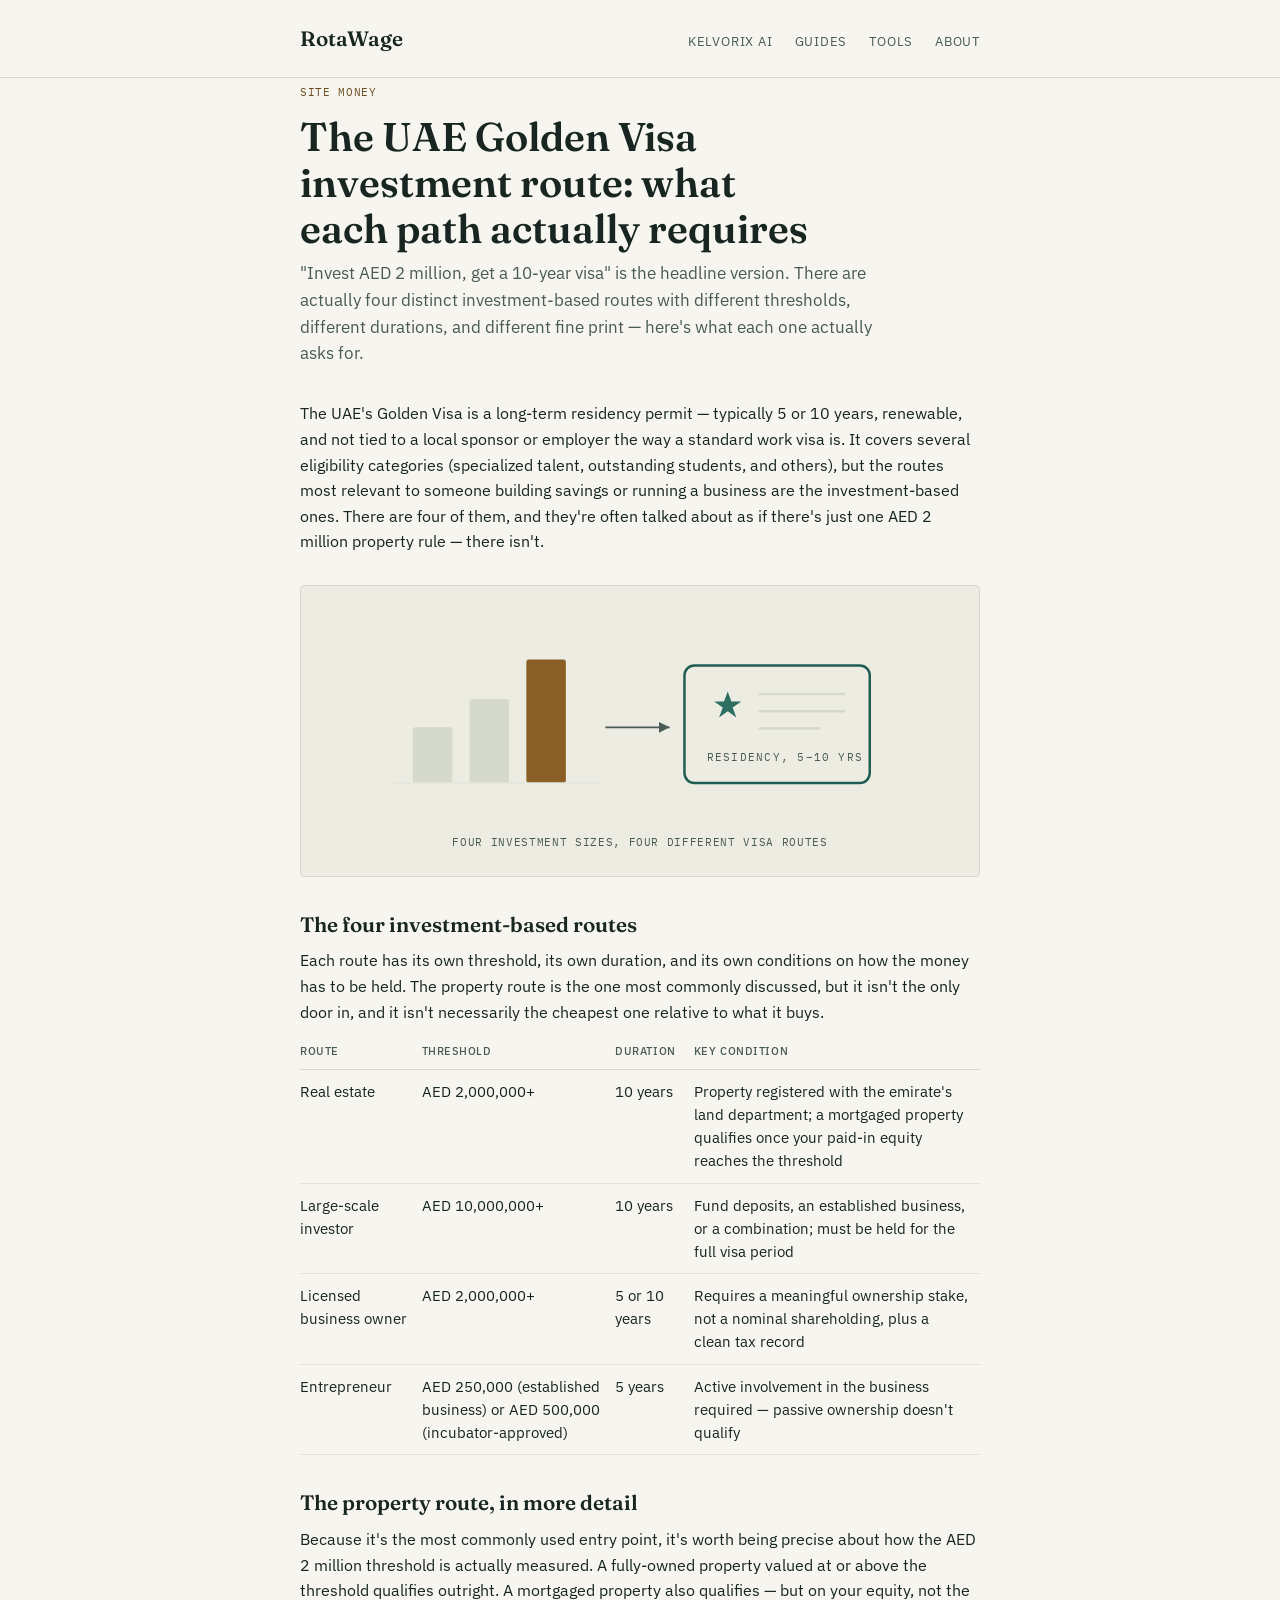
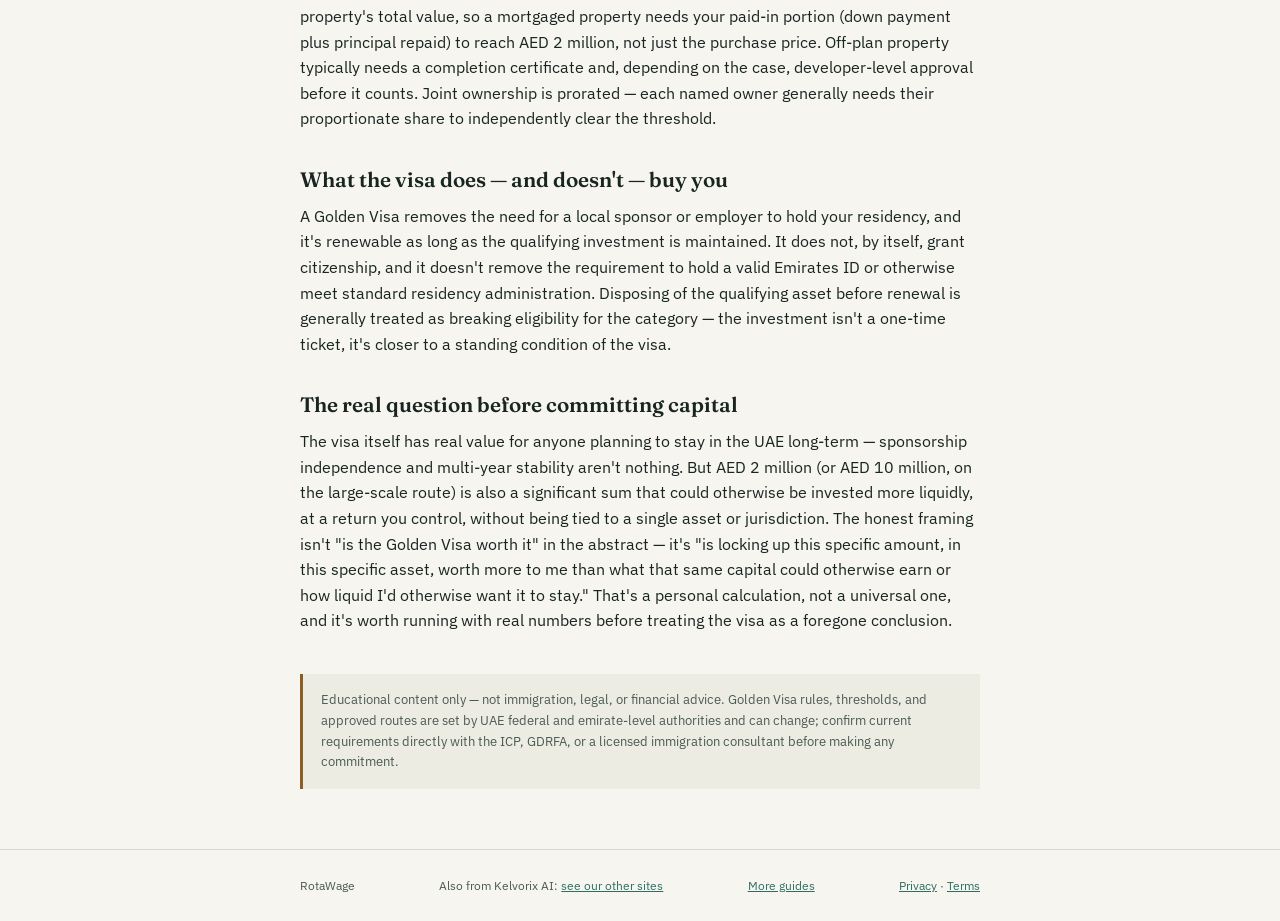
<file: articles/golden-visa-investment-route-uae.html>
<!doctype html>
<html lang="en">
<head>
<script async src="https://pagead2.googlesyndication.com/pagead/js/adsbygoogle.js?client=ca-pub-6051499531677717" crossorigin="anonymous"></script>
<meta charset="utf-8">
<meta name="viewport" content="width=device-width, initial-scale=1">
<title>The UAE Golden Visa Investment Route: What Each Path Actually Requires | RotaWage</title>
<meta name="description" content="A plain-English breakdown of the UAE Golden Visa's investment-based routes — property, large-scale investor, business, and entrepreneur — with the actual AED thresholds and conditions for each.">
<link rel="canonical" href="https://kelvorixai.github.io/rotawage/articles/golden-visa-investment-route-uae.html">
<meta property="og:title" content="The UAE Golden Visa Investment Route: What Each Path Actually Requires">
<meta property="og:description" content="The actual AED thresholds and conditions behind each investment-based Golden Visa route, and the trade-off worth pricing in before committing.">
<meta property="og:type" content="article">
<meta property="og:url" content="https://kelvorixai.github.io/rotawage/articles/golden-visa-investment-route-uae.html">
<link rel="preconnect" href="https://fonts.googleapis.com">
<link rel="preconnect" href="https://fonts.gstatic.com" crossorigin>
<link href="https://fonts.googleapis.com/css2?family=Fraunces:opsz,wght@9..144,500;9..144,600&family=IBM+Plex+Sans:wght@400;500;600&family=IBM+Plex+Mono:wght@400;500&display=swap" rel="stylesheet">
<link rel="stylesheet" href="../style.css">
<style>
.figure{margin:30px 0 36px;padding:24px;background:var(--paper-raised);border:1px solid var(--line);border-radius:4px;}
.figure svg{display:block;width:100%;height:auto;max-height:210px;}
.figure figcaption{margin-top:14px;font-family:"IBM Plex Mono",monospace;font-size:11px;text-transform:uppercase;letter-spacing:.06em;color:var(--ink-soft);text-align:center;}
</style>
</head>
<body>

<header class="site">
  <div class="wrap">
    <a class="brand" href="/rotawage/">RotaWage</a>
    <nav class="site">
      <a href="https://kelvorixai.github.io/">Kelvorix AI</a>
      <a href="/rotawage/">Guides</a>
      <a href="/rotawage/tools/">Tools</a>
      <a href="/rotawage/about.html">About</a>
    </nav>
  </div>
</header>

<main class="wrap">
  <article class="post">
    <header class="meta">
      <span class="tag">Site Money</span>
      <h1>The UAE Golden Visa investment route: what each path actually requires</h1>
      <p class="dek">"Invest AED 2 million, get a 10-year visa" is the headline version. There are actually four distinct investment-based routes with different thresholds, different durations, and different fine print — here's what each one actually asks for.</p>
    </header>

    <div class="content">
      <p>The UAE's Golden Visa is a long-term residency permit — typically 5 or 10 years, renewable, and not tied to a local sponsor or employer the way a standard work visa is. It covers several eligibility categories (specialized talent, outstanding students, and others), but the routes most relevant to someone building savings or running a business are the investment-based ones. There are four of them, and they're often talked about as if there's just one AED 2 million property rule — there isn't.</p>

      <figure class="figure">
        <svg viewBox="0 0 420 170" role="img" aria-label="Illustration of a stepped investment bar chart leading into a residency card">
          <rect x="26" y="95" width="32" height="45" rx="2" style="fill:var(--line)"/>
          <rect x="72" y="72" width="32" height="68" rx="2" style="fill:var(--line)"/>
          <rect x="118" y="40" width="32" height="100" rx="2" style="fill:var(--brass)"/>
          <line x1="10" y1="140" x2="180" y2="140" style="stroke:var(--line-soft)" stroke-width="1"/>
          <line x1="182" y1="95" x2="234" y2="95" style="stroke:var(--ink-soft)" stroke-width="1.5" marker-end="url(#arrowhead)"/>
          <rect x="246" y="45" width="150" height="95" rx="8" style="fill:none;stroke:var(--teal)" stroke-width="2"/>
          <polygon points="281,66 284,74 292,74 285,79 288,87 281,82 274,87 277,79 270,74 278,74" style="fill:var(--teal-soft)"/>
          <line x1="306" y1="68" x2="376" y2="68" style="stroke:var(--line)" stroke-width="2"/>
          <line x1="306" y1="82" x2="376" y2="82" style="stroke:var(--line)" stroke-width="2"/>
          <line x1="306" y1="96" x2="356" y2="96" style="stroke:var(--line)" stroke-width="2"/>
          <text x="264" y="122" font-family="IBM Plex Mono, monospace" font-size="9" style="fill:var(--ink-soft)" letter-spacing="1">RESIDENCY, 5–10 YRS</text>
          <defs>
            <marker id="arrowhead" markerWidth="8" markerHeight="8" refX="6" refY="3" orient="auto">
              <path d="M0,0 L6,3 L0,6 Z" style="fill:var(--ink-soft)"/>
            </marker>
          </defs>
        </svg>
        <figcaption>Four investment sizes, four different visa routes</figcaption>
      </figure>

      <h2>The four investment-based routes</h2>
      <p>Each route has its own threshold, its own duration, and its own conditions on how the money has to be held. The property route is the one most commonly discussed, but it isn't the only door in, and it isn't necessarily the cheapest one relative to what it buys.</p>

      <table>
        <thead><tr><th>Route</th><th>Threshold</th><th>Duration</th><th>Key condition</th></tr></thead>
        <tbody>
          <tr><td>Real estate</td><td>AED 2,000,000+</td><td>10 years</td><td>Property registered with the emirate's land department; a mortgaged property qualifies once your paid-in equity reaches the threshold</td></tr>
          <tr><td>Large-scale investor</td><td>AED 10,000,000+</td><td>10 years</td><td>Fund deposits, an established business, or a combination; must be held for the full visa period</td></tr>
          <tr><td>Licensed business owner</td><td>AED 2,000,000+</td><td>5 or 10 years</td><td>Requires a meaningful ownership stake, not a nominal shareholding, plus a clean tax record</td></tr>
          <tr><td>Entrepreneur</td><td>AED 250,000 (established business) or AED 500,000 (incubator-approved)</td><td>5 years</td><td>Active involvement in the business required — passive ownership doesn't qualify</td></tr>
        </tbody>
      </table>

      <h2>The property route, in more detail</h2>
      <p>Because it's the most commonly used entry point, it's worth being precise about how the AED 2 million threshold is actually measured. A fully-owned property valued at or above the threshold qualifies outright. A mortgaged property also qualifies — but on your equity, not the property's total value, so a mortgaged property needs your paid-in portion (down payment plus principal repaid) to reach AED 2 million, not just the purchase price. Off-plan property typically needs a completion certificate and, depending on the case, developer-level approval before it counts. Joint ownership is prorated — each named owner generally needs their proportionate share to independently clear the threshold.</p>

      <h2>What the visa does — and doesn't — buy you</h2>
      <p>A Golden Visa removes the need for a local sponsor or employer to hold your residency, and it's renewable as long as the qualifying investment is maintained. It does not, by itself, grant citizenship, and it doesn't remove the requirement to hold a valid Emirates ID or otherwise meet standard residency administration. Disposing of the qualifying asset before renewal is generally treated as breaking eligibility for the category — the investment isn't a one-time ticket, it's closer to a standing condition of the visa.</p>

      <h2>The real question before committing capital</h2>
      <p>The visa itself has real value for anyone planning to stay in the UAE long-term — sponsorship independence and multi-year stability aren't nothing. But AED 2 million (or AED 10 million, on the large-scale route) is also a significant sum that could otherwise be invested more liquidly, at a return you control, without being tied to a single asset or jurisdiction. The honest framing isn't "is the Golden Visa worth it" in the abstract — it's "is locking up this specific amount, in this specific asset, worth more to me than what that same capital could otherwise earn or how liquid I'd otherwise want it to stay." That's a personal calculation, not a universal one, and it's worth running with real numbers before treating the visa as a foregone conclusion.</p>

      <div class="disclaimer">Educational content only — not immigration, legal, or financial advice. Golden Visa rules, thresholds, and approved routes are set by UAE federal and emirate-level authorities and can change; confirm current requirements directly with the ICP, GDRFA, or a licensed immigration consultant before making any commitment.</div>
    </div>
  </article>
</main>

<footer class="site">
  <div class="wrap">
    <span>RotaWage</span>
    <span>Also from Kelvorix AI: <a href="https://kelvorixai.github.io/">see our other sites</a></span>
    <span><a href="/rotawage/">More guides</a></span>
    <span><a href="/rotawage/privacy.html">Privacy</a> · <a href="/rotawage/terms.html">Terms</a></span>
  </div>
</footer>

</body>
</html>
</file>
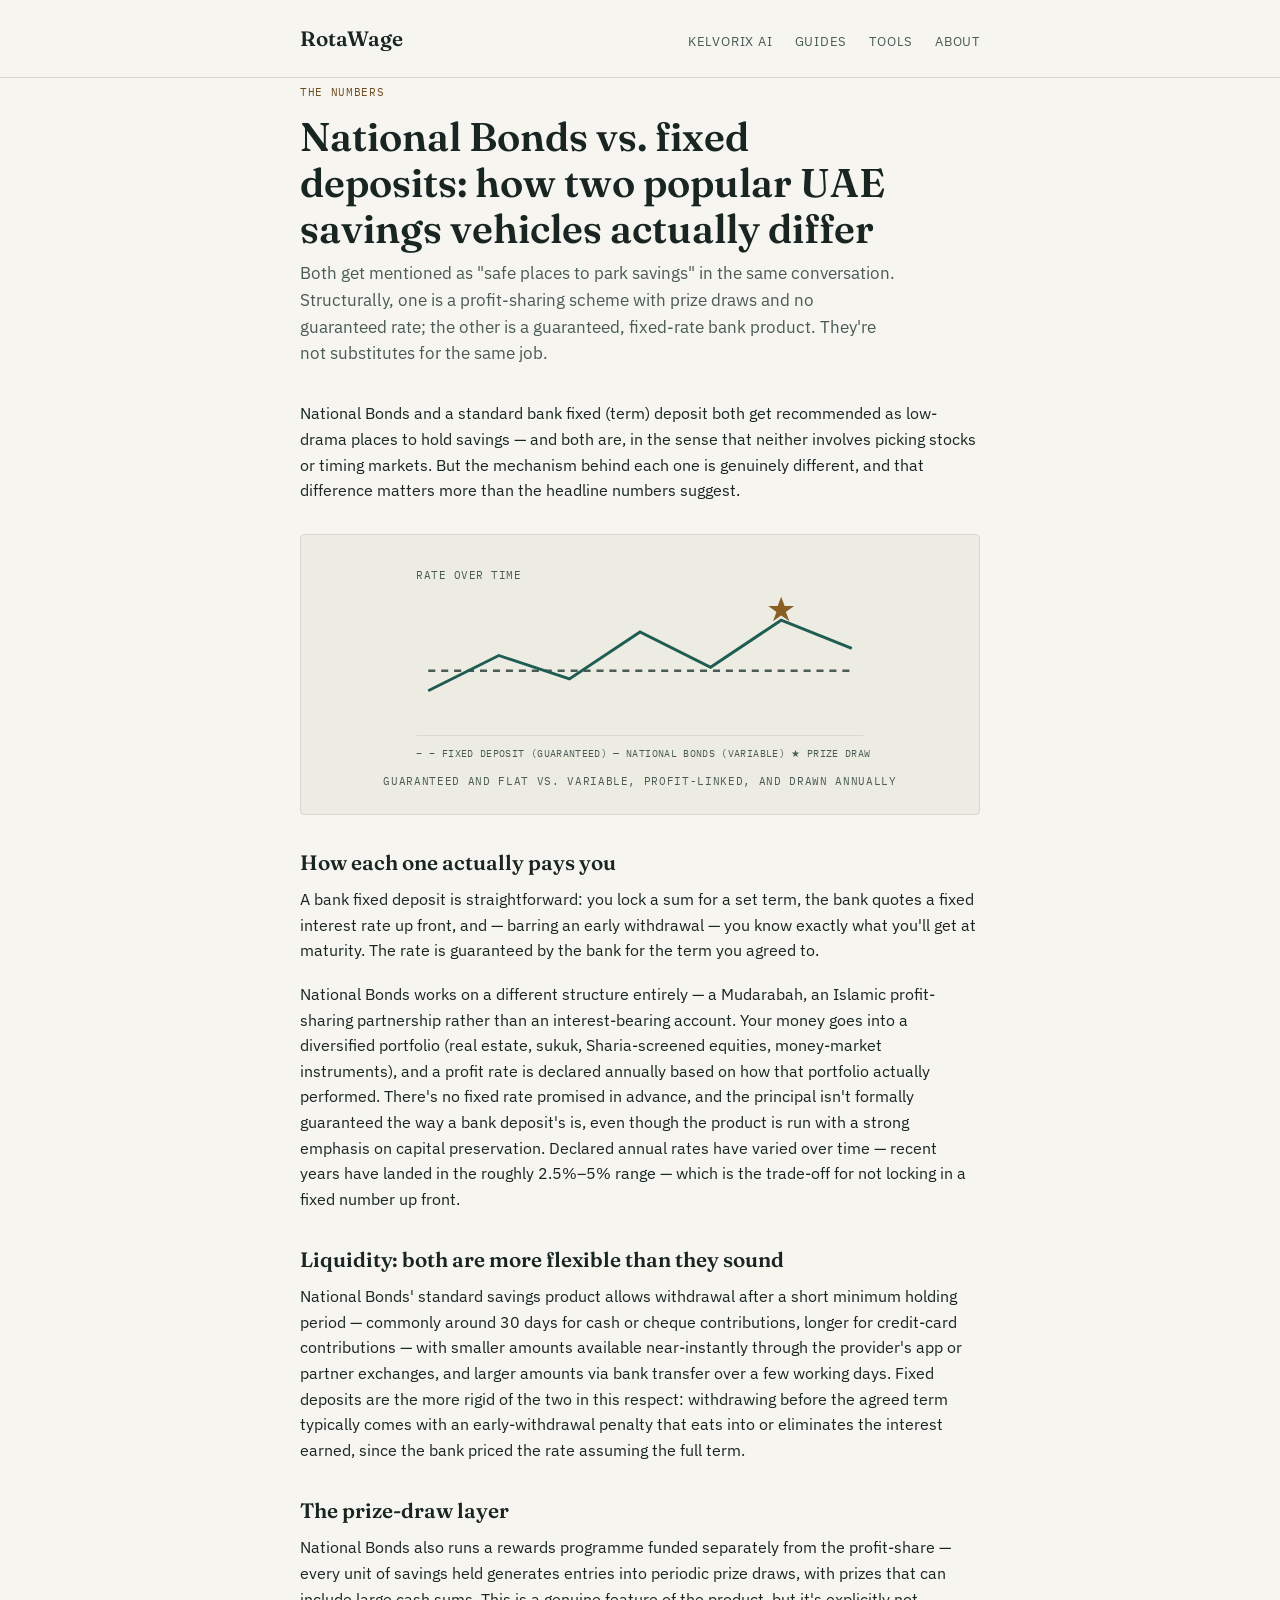
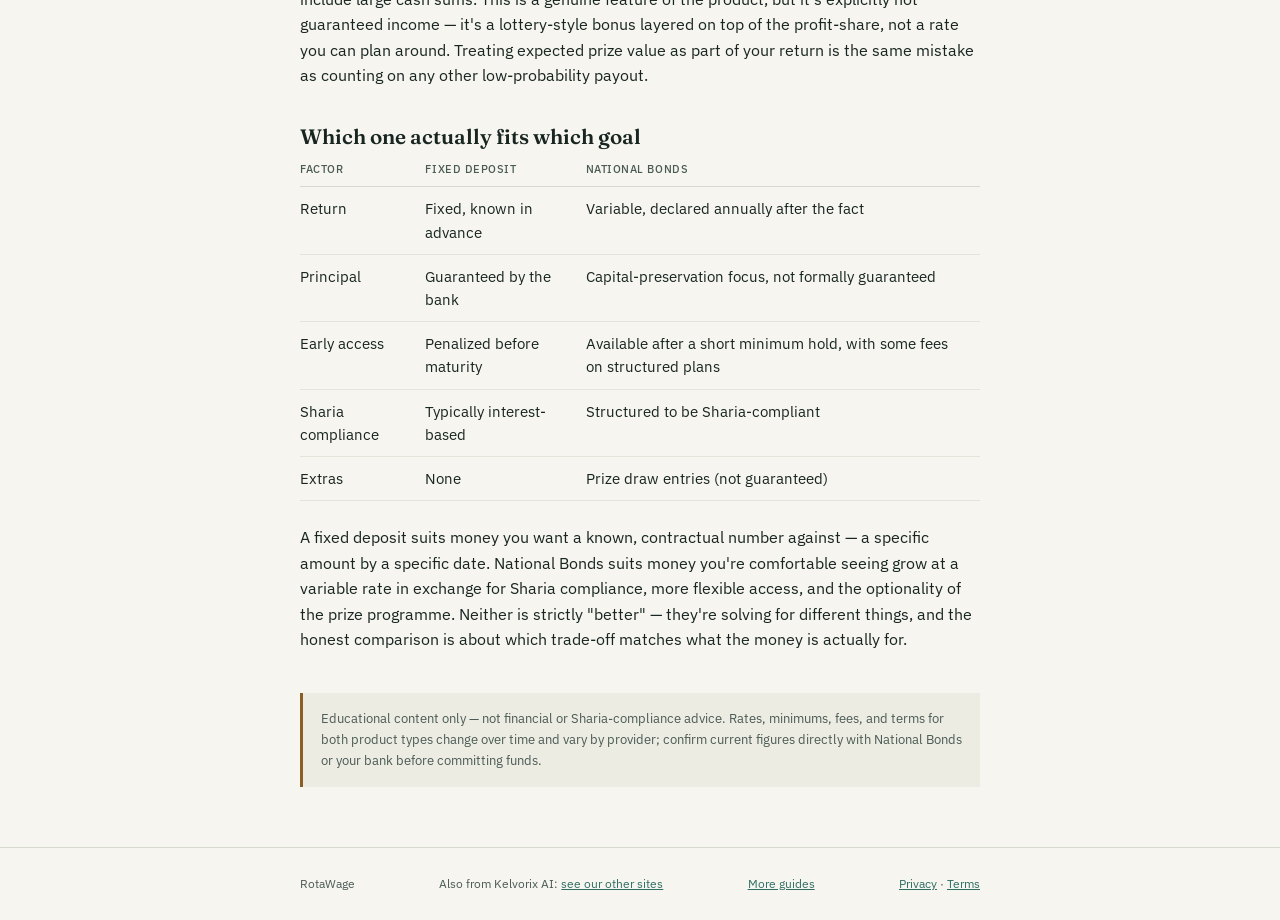
<file: articles/national-bonds-vs-fixed-deposits-uae.html>
<!doctype html>
<html lang="en">
<head>
<script async src="https://pagead2.googlesyndication.com/pagead/js/adsbygoogle.js?client=ca-pub-6051499531677717" crossorigin="anonymous"></script>
<meta charset="utf-8">
<meta name="viewport" content="width=device-width, initial-scale=1">
<title>National Bonds vs. Fixed Deposits: How Two Popular UAE Savings Vehicles Actually Differ | RotaWage</title>
<meta name="description" content="National Bonds and bank fixed deposits are often mentioned in the same breath as 'safe UAE savings options.' Structurally they work very differently — here's the mechanics.">
<link rel="canonical" href="https://kelvorixai.github.io/rotawage/articles/national-bonds-vs-fixed-deposits-uae.html">
<meta property="og:title" content="National Bonds vs. Fixed Deposits: How Two Popular UAE Savings Vehicles Actually Differ">
<meta property="og:description" content="Profit-sharing vs. guaranteed interest, prize draws vs. certainty — the structural differences behind two commonly compared UAE savings products.">
<meta property="og:type" content="article">
<meta property="og:url" content="https://kelvorixai.github.io/rotawage/articles/national-bonds-vs-fixed-deposits-uae.html">
<link rel="preconnect" href="https://fonts.googleapis.com">
<link rel="preconnect" href="https://fonts.gstatic.com" crossorigin>
<link href="https://fonts.googleapis.com/css2?family=Fraunces:opsz,wght@9..144,500;9..144,600&family=IBM+Plex+Sans:wght@400;500;600&family=IBM+Plex+Mono:wght@400;500&display=swap" rel="stylesheet">
<link rel="stylesheet" href="../style.css">
<style>
.figure{margin:30px 0 36px;padding:24px;background:var(--paper-raised);border:1px solid var(--line);border-radius:4px;}
.figure svg{display:block;width:100%;height:auto;max-height:200px;}
.figure figcaption{margin-top:14px;font-family:"IBM Plex Mono",monospace;font-size:11px;text-transform:uppercase;letter-spacing:.06em;color:var(--ink-soft);text-align:center;}
</style>
</head>
<body>

<header class="site">
  <div class="wrap">
    <a class="brand" href="/rotawage/">RotaWage</a>
    <nav class="site">
      <a href="https://kelvorixai.github.io/">Kelvorix AI</a>
      <a href="/rotawage/">Guides</a>
      <a href="/rotawage/tools/">Tools</a>
      <a href="/rotawage/about.html">About</a>
    </nav>
  </div>
</header>

<main class="wrap">
  <article class="post">
    <header class="meta">
      <span class="tag">The Numbers</span>
      <h1>National Bonds vs. fixed deposits: how two popular UAE savings vehicles actually differ</h1>
      <p class="dek">Both get mentioned as "safe places to park savings" in the same conversation. Structurally, one is a profit-sharing scheme with prize draws and no guaranteed rate; the other is a guaranteed, fixed-rate bank product. They're not substitutes for the same job.</p>
    </header>

    <div class="content">
      <p>National Bonds and a standard bank fixed (term) deposit both get recommended as low-drama places to hold savings — and both are, in the sense that neither involves picking stocks or timing markets. But the mechanism behind each one is genuinely different, and that difference matters more than the headline numbers suggest.</p>

      <figure class="figure">
        <svg viewBox="0 0 420 170" role="img" aria-label="Chart comparing a flat guaranteed rate line to a variable profit-share line with a prize draw marker">
          <line x1="20" y1="150" x2="400" y2="150" style="stroke:var(--line)" stroke-width="1"/>
          <polyline points="30,95 390,95" style="stroke:var(--ink-soft)" stroke-width="2" stroke-dasharray="6,5" fill="none"/>
          <polyline points="30,112 90,82 150,102 210,62 270,92 330,52 390,76" style="stroke:var(--teal)" stroke-width="2.5" fill="none"/>
          <polygon points="330,32 333,40 341,40 334,45 337,53 330,48 323,53 326,45 319,40 327,40" style="fill:var(--brass)"/>
          <text x="20" y="17" font-family="IBM Plex Mono, monospace" font-size="9" style="fill:var(--ink-soft)" letter-spacing="0.4">RATE OVER TIME</text>
          <text x="20" y="168" font-family="IBM Plex Mono, monospace" font-size="8.5" style="fill:var(--ink-soft)" letter-spacing="0.3">– – FIXED DEPOSIT (GUARANTEED)   — NATIONAL BONDS (VARIABLE)   ★ PRIZE DRAW</text>
        </svg>
        <figcaption>Guaranteed and flat vs. variable, profit-linked, and drawn annually</figcaption>
      </figure>

      <h2>How each one actually pays you</h2>
      <p>A bank fixed deposit is straightforward: you lock a sum for a set term, the bank quotes a fixed interest rate up front, and — barring an early withdrawal — you know exactly what you'll get at maturity. The rate is guaranteed by the bank for the term you agreed to.</p>
      <p>National Bonds works on a different structure entirely — a Mudarabah, an Islamic profit-sharing partnership rather than an interest-bearing account. Your money goes into a diversified portfolio (real estate, sukuk, Sharia-screened equities, money-market instruments), and a profit rate is declared annually based on how that portfolio actually performed. There's no fixed rate promised in advance, and the principal isn't formally guaranteed the way a bank deposit's is, even though the product is run with a strong emphasis on capital preservation. Declared annual rates have varied over time — recent years have landed in the roughly 2.5%–5% range — which is the trade-off for not locking in a fixed number up front.</p>

      <h2>Liquidity: both are more flexible than they sound</h2>
      <p>National Bonds' standard savings product allows withdrawal after a short minimum holding period — commonly around 30 days for cash or cheque contributions, longer for credit-card contributions — with smaller amounts available near-instantly through the provider's app or partner exchanges, and larger amounts via bank transfer over a few working days. Fixed deposits are the more rigid of the two in this respect: withdrawing before the agreed term typically comes with an early-withdrawal penalty that eats into or eliminates the interest earned, since the bank priced the rate assuming the full term.</p>

      <h2>The prize-draw layer</h2>
      <p>National Bonds also runs a rewards programme funded separately from the profit-share — every unit of savings held generates entries into periodic prize draws, with prizes that can include large cash sums. This is a genuine feature of the product, but it's explicitly not guaranteed income — it's a lottery-style bonus layered on top of the profit-share, not a rate you can plan around. Treating expected prize value as part of your return is the same mistake as counting on any other low-probability payout.</p>

      <h2>Which one actually fits which goal</h2>
      <table>
        <thead><tr><th>Factor</th><th>Fixed deposit</th><th>National Bonds</th></tr></thead>
        <tbody>
          <tr><td>Return</td><td>Fixed, known in advance</td><td>Variable, declared annually after the fact</td></tr>
          <tr><td>Principal</td><td>Guaranteed by the bank</td><td>Capital-preservation focus, not formally guaranteed</td></tr>
          <tr><td>Early access</td><td>Penalized before maturity</td><td>Available after a short minimum hold, with some fees on structured plans</td></tr>
          <tr><td>Sharia compliance</td><td>Typically interest-based</td><td>Structured to be Sharia-compliant</td></tr>
          <tr><td>Extras</td><td>None</td><td>Prize draw entries (not guaranteed)</td></tr>
        </tbody>
      </table>
      <p>A fixed deposit suits money you want a known, contractual number against — a specific amount by a specific date. National Bonds suits money you're comfortable seeing grow at a variable rate in exchange for Sharia compliance, more flexible access, and the optionality of the prize programme. Neither is strictly "better" — they're solving for different things, and the honest comparison is about which trade-off matches what the money is actually for.</p>

      <div class="disclaimer">Educational content only — not financial or Sharia-compliance advice. Rates, minimums, fees, and terms for both product types change over time and vary by provider; confirm current figures directly with National Bonds or your bank before committing funds.</div>
    </div>
  </article>
</main>

<footer class="site">
  <div class="wrap">
    <span>RotaWage</span>
    <span>Also from Kelvorix AI: <a href="https://kelvorixai.github.io/">see our other sites</a></span>
    <span><a href="/rotawage/">More guides</a></span>
    <span><a href="/rotawage/privacy.html">Privacy</a> · <a href="/rotawage/terms.html">Terms</a></span>
  </div>
</footer>

</body>
</html>
</file>
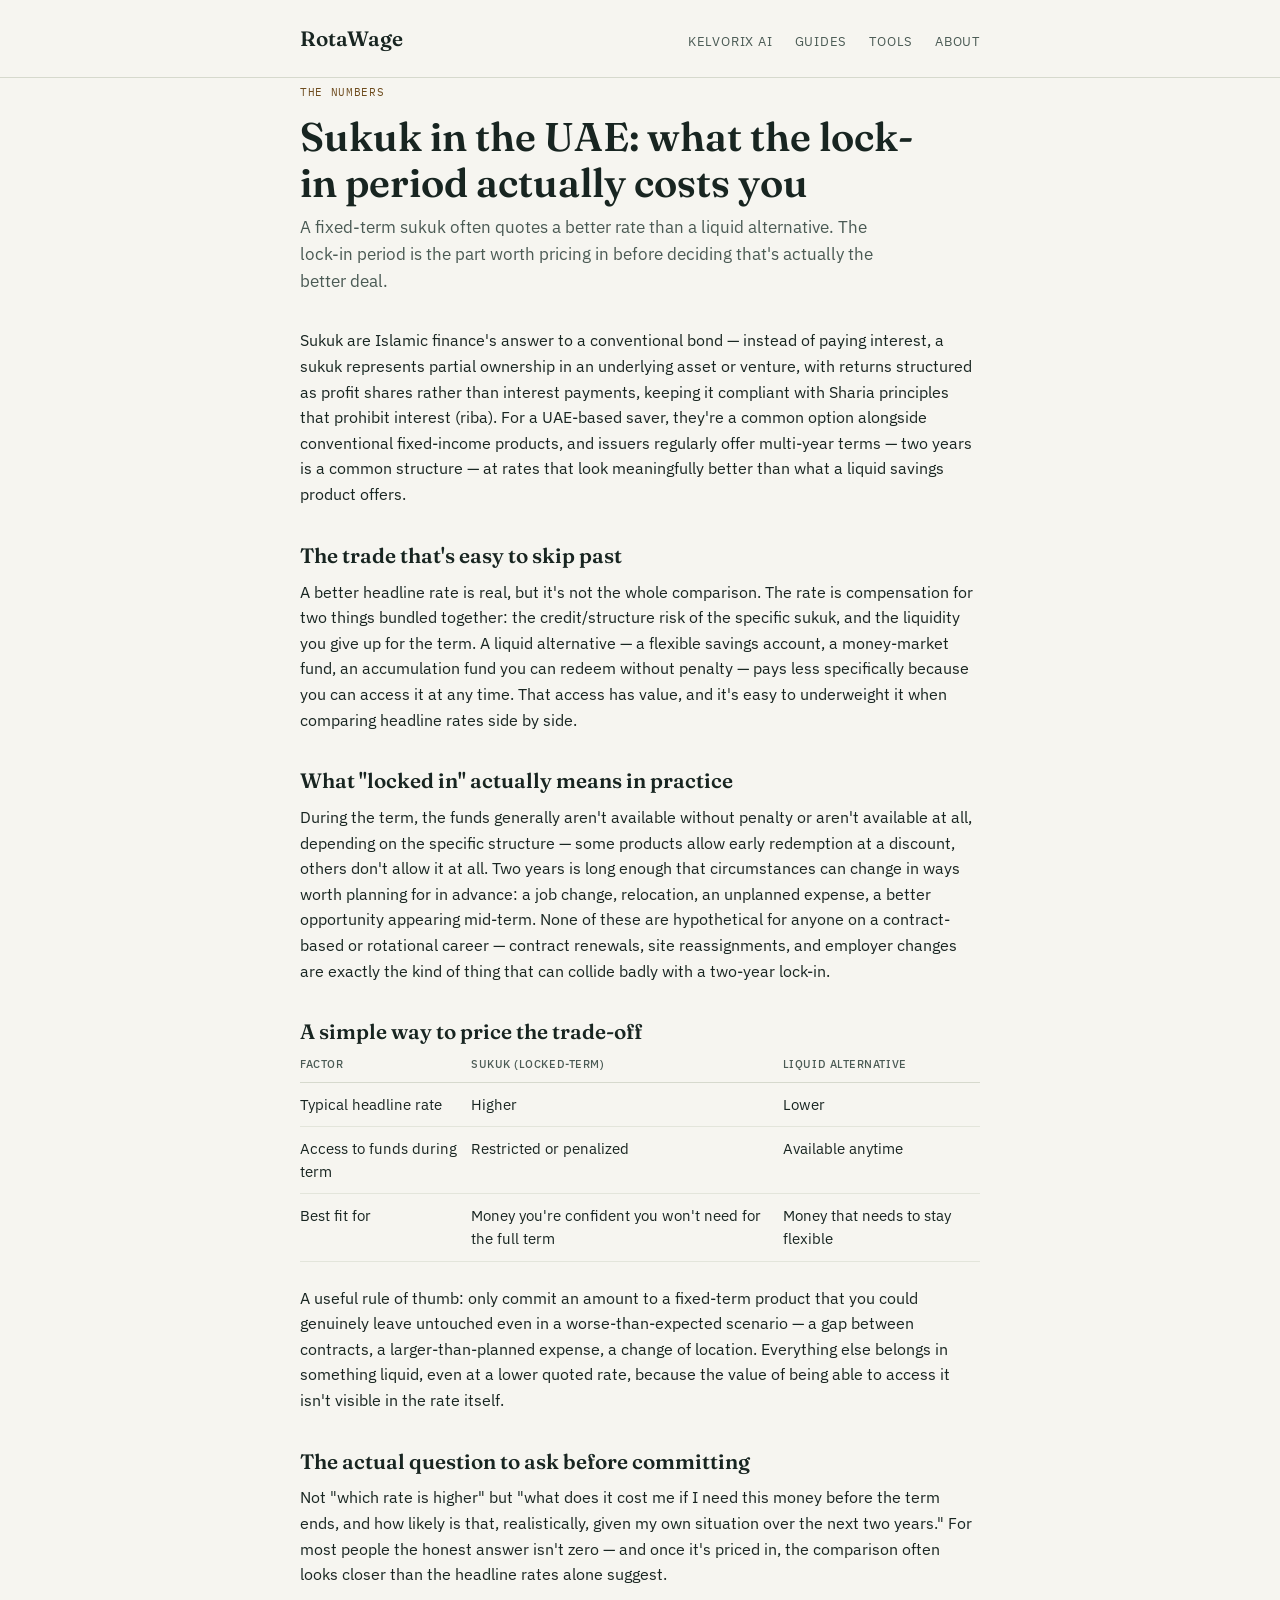
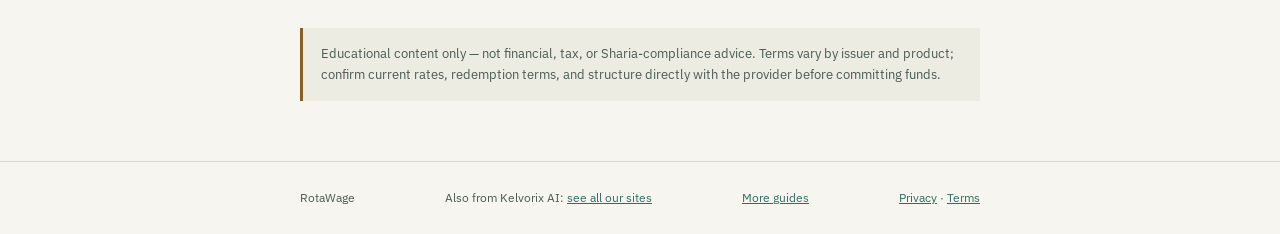
<file: articles/sukuk-uae-explained.html>
<!doctype html>
<html lang="en">
<head>
<script async src="https://pagead2.googlesyndication.com/pagead/js/adsbygoogle.js?client=ca-pub-6051499531677717" crossorigin="anonymous"></script>
<meta charset="utf-8">
<meta name="viewport" content="width=device-width, initial-scale=1">
<title>Sukuk in the UAE: What the Lock-In Period Actually Costs You | RotaWage</title>
<meta name="description" content="A plain-English look at UAE sukuk — how the returns compare to liquid alternatives, and how to price in what the lock-in period actually costs you.">
<link rel="canonical" href="https://kelvorixai.github.io/rotawage/articles/sukuk-uae-explained.html">
<meta property="og:title" content="Sukuk in the UAE: What the Lock-In Period Actually Costs You">
<meta property="og:description" content="How the returns compare to liquid alternatives, and how to price in the lock-in period.">
<meta property="og:type" content="article">
<link rel="preconnect" href="https://fonts.googleapis.com">
<link rel="preconnect" href="https://fonts.gstatic.com" crossorigin>
<link href="https://fonts.googleapis.com/css2?family=Fraunces:opsz,wght@9..144,500;9..144,600&family=IBM+Plex+Sans:wght@400;500;600&family=IBM+Plex+Mono:wght@400;500&display=swap" rel="stylesheet">
<link rel="stylesheet" href="../style.css">
</head>
<body>

<header class="site">
  <div class="wrap">
    <a class="brand" href="/rotawage/">RotaWage</a>
    <nav class="site">
      <a href="https://kelvorixai.github.io/">Kelvorix AI</a>
      <a href="/rotawage/">Guides</a>
      <a href="/rotawage/tools/">Tools</a>
      <a href="/rotawage/about.html">About</a>
    </nav>
  </div>
</header>

<main class="wrap">
  <article class="post">
    <header class="meta">
      <span class="tag">The Numbers</span>
      <h1>Sukuk in the UAE: what the lock-in period actually costs you</h1>
      <p class="dek">A fixed-term sukuk often quotes a better rate than a liquid alternative. The lock-in period is the part worth pricing in before deciding that's actually the better deal.</p>
    </header>

    <div class="content">
      <p>Sukuk are Islamic finance's answer to a conventional bond — instead of paying interest, a sukuk represents partial ownership in an underlying asset or venture, with returns structured as profit shares rather than interest payments, keeping it compliant with Sharia principles that prohibit interest (riba). For a UAE-based saver, they're a common option alongside conventional fixed-income products, and issuers regularly offer multi-year terms — two years is a common structure — at rates that look meaningfully better than what a liquid savings product offers.</p>

      <h2>The trade that's easy to skip past</h2>
      <p>A better headline rate is real, but it's not the whole comparison. The rate is compensation for two things bundled together: the credit/structure risk of the specific sukuk, and the liquidity you give up for the term. A liquid alternative — a flexible savings account, a money-market fund, an accumulation fund you can redeem without penalty — pays less specifically because you can access it at any time. That access has value, and it's easy to underweight it when comparing headline rates side by side.</p>

      <h2>What "locked in" actually means in practice</h2>
      <p>During the term, the funds generally aren't available without penalty or aren't available at all, depending on the specific structure — some products allow early redemption at a discount, others don't allow it at all. Two years is long enough that circumstances can change in ways worth planning for in advance: a job change, relocation, an unplanned expense, a better opportunity appearing mid-term. None of these are hypothetical for anyone on a contract-based or rotational career — contract renewals, site reassignments, and employer changes are exactly the kind of thing that can collide badly with a two-year lock-in.</p>

      <h2>A simple way to price the trade-off</h2>
      <table>
        <thead><tr><th>Factor</th><th>Sukuk (locked-term)</th><th>Liquid alternative</th></tr></thead>
        <tbody>
          <tr><td>Typical headline rate</td><td>Higher</td><td>Lower</td></tr>
          <tr><td>Access to funds during term</td><td>Restricted or penalized</td><td>Available anytime</td></tr>
          <tr><td>Best fit for</td><td>Money you're confident you won't need for the full term</td><td>Money that needs to stay flexible</td></tr>
        </tbody>
      </table>
      <p>A useful rule of thumb: only commit an amount to a fixed-term product that you could genuinely leave untouched even in a worse-than-expected scenario — a gap between contracts, a larger-than-planned expense, a change of location. Everything else belongs in something liquid, even at a lower quoted rate, because the value of being able to access it isn't visible in the rate itself.</p>

      <h2>The actual question to ask before committing</h2>
      <p>Not "which rate is higher" but "what does it cost me if I need this money before the term ends, and how likely is that, realistically, given my own situation over the next two years." For most people the honest answer isn't zero — and once it's priced in, the comparison often looks closer than the headline rates alone suggest.</p>

      <div class="disclaimer">Educational content only — not financial, tax, or Sharia-compliance advice. Terms vary by issuer and product; confirm current rates, redemption terms, and structure directly with the provider before committing funds.</div>
    </div>
  </article>
</main>

<footer class="site">
  <div class="wrap">
    <span>RotaWage</span>
    <span>Also from Kelvorix AI: <a href="https://kelvorixai.github.io/">see all our sites</a></span>
    <span><a href="/rotawage/">More guides</a></span>
    <span><a href="/rotawage/privacy.html">Privacy</a> · <a href="/rotawage/terms.html">Terms</a></span>
  </div>
</footer>

</body>
</html>
</file>
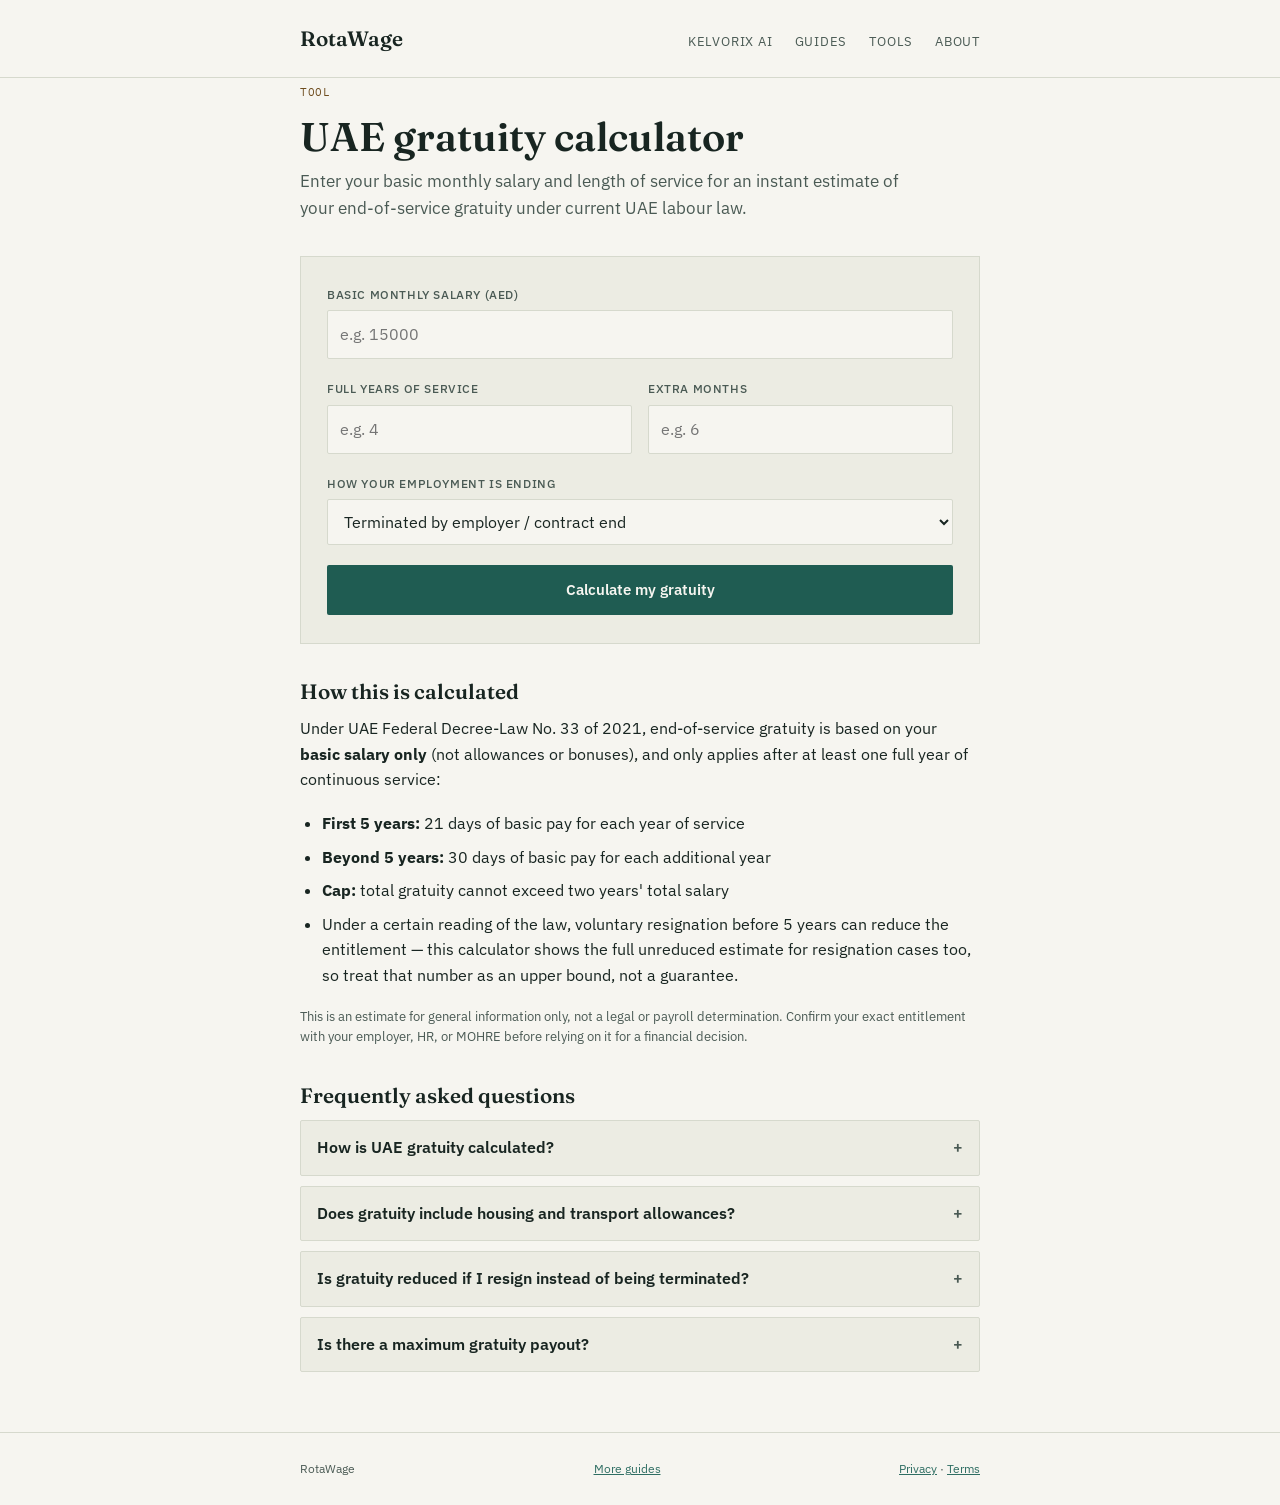
<file: tools/gratuity-calculator.html>
<!doctype html>
<html lang="en">
<head>
<script async src="https://pagead2.googlesyndication.com/pagead/js/adsbygoogle.js?client=ca-pub-6051499531677717" crossorigin="anonymous"></script>
<meta charset="utf-8">
<meta name="viewport" content="width=device-width, initial-scale=1">
<title>UAE Gratuity Calculator — Estimate Your End-of-Service Pay | RotaWage</title>
<meta name="description" content="Free UAE end-of-service gratuity calculator. Enter your basic salary and years of service for an instant estimate, based on UAE Federal Decree-Law No. 33 of 2021.">
<link rel="canonical" href="https://kelvorixai.github.io/rotawage/tools/gratuity-calculator.html">
<meta property="og:title" content="UAE Gratuity Calculator — Estimate Your End-of-Service Pay">
<meta property="og:description" content="Enter your basic salary and years of service for an instant gratuity estimate.">
<meta property="og:type" content="website">
<link rel="preconnect" href="https://fonts.googleapis.com">
<link rel="preconnect" href="https://fonts.gstatic.com" crossorigin>
<link href="https://fonts.googleapis.com/css2?family=Fraunces:opsz,wght@9..144,500;9..144,600;9..144,700&family=IBM+Plex+Sans:wght@400;500;600&family=IBM+Plex+Mono:wght@400;500&display=swap" rel="stylesheet">
<link rel="stylesheet" href="../style.css">
<style>
  .calc{ border:1px solid var(--line); padding:28px 26px; margin-top:28px; background:var(--paper-raised); }
  .field{ display:flex; flex-direction:column; gap:6px; margin-bottom:20px; }
  .field label{ font-size:12px; text-transform:uppercase; letter-spacing:.05em; color:var(--ink-soft); font-weight:500; }
  .field input, .field select{
    font: inherit; font-size:16px; padding:11px 12px; border:1px solid var(--line);
    background:var(--paper); color:var(--ink); border-radius:2px; width:100%;
  }
  .field-row{ display:grid; grid-template-columns:1fr 1fr; gap:16px; }
  @media (max-width:480px){ .field-row{ grid-template-columns:1fr; } }
  button.calc-btn{
    font: inherit; font-size:15px; font-weight:600; background:var(--teal); color:var(--paper);
    border:none; padding:13px 22px; border-radius:2px; cursor:pointer; width:100%;
  }
  button.calc-btn:hover{ background:var(--teal-soft); }
  .result{ margin-top:26px; padding:22px 24px; border:1px solid var(--brass); border-left:4px solid var(--brass); background:var(--paper); display:none; }
  .result.show{ display:block; }
  .result .amount{ font-family:"Fraunces", serif; font-size:2.4rem; font-weight:700; color:var(--brass-strong); font-variant-numeric:tabular-nums; }
  .result .amount span{ font-size:1.1rem; font-family:"IBM Plex Sans", sans-serif; font-weight:500; color:var(--ink-soft); }
  .result .breakdown{ margin-top:14px; font-size:13.5px; color:var(--ink-soft); font-family:"IBM Plex Mono", monospace; line-height:1.8; }
  .share-btn{
    margin-top:16px; font: inherit; font-size:13px; background:none; color:var(--teal-soft);
    border:1px solid var(--teal-soft); padding:8px 14px; border-radius:2px; cursor:pointer;
  }
  .share-btn:hover{ background:var(--teal-soft); color:var(--paper); }
  .formula-note{ font-size:13px; color:var(--ink-soft); margin-top:10px; }
  .faq{ margin-top:36px; }
  .faq details{ border:1px solid var(--line); border-radius:2px; padding:14px 16px; margin-bottom:10px; background:var(--paper-raised); }
  .faq summary{ cursor:pointer; font-weight:600; list-style:none; }
  .faq summary::-webkit-details-marker{ display:none; }
  .faq summary::after{ content:"+"; float:right; color:var(--ink-soft); }
  .faq details[open] summary::after{ content:"\2013"; }
  .faq p{ margin-top:10px; font-size:14.5px; color:var(--ink-soft); }
</style>
<script type="application/ld+json">
{
  "@context": "https://schema.org",
  "@type": "FAQPage",
  "mainEntity": [
    {
      "@type": "Question",
      "name": "How is UAE gratuity calculated?",
      "acceptedAnswer": {
        "@type": "Answer",
        "text": "Under UAE Federal Decree-Law No. 33 of 2021, gratuity is based on basic salary only: 21 days of basic pay per year for the first five years of service, and 30 days per year after that, capped at two years' total salary. It only applies after at least one full year of continuous service."
      }
    },
    {
      "@type": "Question",
      "name": "Does gratuity include housing and transport allowances?",
      "acceptedAnswer": {
        "@type": "Answer",
        "text": "No. Gratuity is calculated on basic salary only, not gross salary — allowances and bonuses are excluded."
      }
    },
    {
      "@type": "Question",
      "name": "Is gratuity reduced if I resign instead of being terminated?",
      "acceptedAnswer": {
        "@type": "Answer",
        "text": "Under one reading of the law, voluntary resignation before five years of service can reduce the entitlement. This calculator shows the full unreduced estimate for resignation cases too, so treat it as an upper bound rather than a guarantee."
      }
    },
    {
      "@type": "Question",
      "name": "Is there a maximum gratuity payout?",
      "acceptedAnswer": {
        "@type": "Answer",
        "text": "Yes — total gratuity cannot exceed two years' total salary, regardless of length of service."
      }
    }
  ]
}
</script>
<script type="application/ld+json">
{
  "@context": "https://schema.org",
  "@type": "WebApplication",
  "name": "UAE Gratuity Calculator",
  "url": "https://kelvorixai.github.io/rotawage/tools/gratuity-calculator.html",
  "applicationCategory": "FinanceApplication",
  "operatingSystem": "Any",
  "offers": {
    "@type": "Offer",
    "price": "0",
    "priceCurrency": "AED"
  },
  "description": "Free calculator that estimates UAE end-of-service gratuity from basic salary and years of service, under Federal Decree-Law No. 33 of 2021."
}
</script>
</head>
<body>

<header class="site">
  <div class="wrap">
    <a class="brand" href="/rotawage/">RotaWage</a>
    <nav class="site">
      <a href="https://kelvorixai.github.io/">Kelvorix AI</a>
      <a href="/rotawage/">Guides</a>
      <a href="/rotawage/tools/">Tools</a>
      <a href="/rotawage/about.html">About</a>
    </nav>
  </div>
</header>

<main class="wrap">
  <article class="post">
    <header class="meta">
      <span class="tag">Tool</span>
      <h1>UAE gratuity calculator</h1>
      <p class="dek">Enter your basic monthly salary and length of service for an instant estimate of your end-of-service gratuity under current UAE labour law.</p>
    </header>

    <div class="calc">
      <div class="field">
        <label for="salary">Basic monthly salary (AED)</label>
        <input type="number" id="salary" inputmode="decimal" placeholder="e.g. 15000" min="0" step="any">
      </div>
      <div class="field-row">
        <div class="field">
          <label for="years">Full years of service</label>
          <input type="number" id="years" inputmode="numeric" placeholder="e.g. 4" min="0" step="1">
        </div>
        <div class="field">
          <label for="months">Extra months</label>
          <input type="number" id="months" inputmode="numeric" placeholder="e.g. 6" min="0" max="11" step="1">
        </div>
      </div>
      <div class="field">
        <label for="reason">How your employment is ending</label>
        <select id="reason">
          <option value="termination">Terminated by employer / contract end</option>
          <option value="resignation">Resigning voluntarily</option>
        </select>
      </div>

      <button class="calc-btn" id="calcBtn" type="button">Calculate my gratuity</button>

      <div class="result" id="result">
        <div class="amount"><span>Estimated gratuity: </span><span id="amountValue">AED 0</span></div>
        <div class="breakdown" id="breakdown"></div>
        <button class="share-btn" id="shareBtn" type="button">Copy result to share</button>
      </div>
    </div>

    <div class="content" style="margin-top:36px;">
      <h2>How this is calculated</h2>
      <p>Under UAE Federal Decree-Law No. 33 of 2021, end-of-service gratuity is based on your <strong>basic salary only</strong> (not allowances or bonuses), and only applies after at least one full year of continuous service:</p>
      <ul>
        <li><strong>First 5 years:</strong> 21 days of basic pay for each year of service</li>
        <li><strong>Beyond 5 years:</strong> 30 days of basic pay for each additional year</li>
        <li><strong>Cap:</strong> total gratuity cannot exceed two years' total salary</li>
        <li>Under a certain reading of the law, voluntary resignation before 5 years can reduce the entitlement — this calculator shows the full unreduced estimate for resignation cases too, so treat that number as an upper bound, not a guarantee.</li>
      </ul>
      <p class="formula-note">This is an estimate for general information only, not a legal or payroll determination. Confirm your exact entitlement with your employer, HR, or MOHRE before relying on it for a financial decision.</p>
    </div>

    <div class="content faq" style="margin-top:36px;">
      <h2>Frequently asked questions</h2>
      <details>
        <summary>How is UAE gratuity calculated?</summary>
        <p>Under UAE Federal Decree-Law No. 33 of 2021, gratuity is based on basic salary only: 21 days of basic pay per year for the first five years of service, and 30 days per year after that, capped at two years' total salary. It only applies after at least one full year of continuous service.</p>
      </details>
      <details>
        <summary>Does gratuity include housing and transport allowances?</summary>
        <p>No. Gratuity is calculated on basic salary only, not gross salary — allowances and bonuses are excluded.</p>
      </details>
      <details>
        <summary>Is gratuity reduced if I resign instead of being terminated?</summary>
        <p>Under one reading of the law, voluntary resignation before five years of service can reduce the entitlement. This calculator shows the full unreduced estimate for resignation cases too, so treat it as an upper bound rather than a guarantee.</p>
      </details>
      <details>
        <summary>Is there a maximum gratuity payout?</summary>
        <p>Yes — total gratuity cannot exceed two years' total salary, regardless of length of service.</p>
      </details>
    </div>
  </article>
</main>

<footer class="site">
  <div class="wrap">
    <span>RotaWage</span>
    <span><a href="/rotawage/">More guides</a></span>
    <span><a href="/rotawage/privacy.html">Privacy</a> · <a href="/rotawage/terms.html">Terms</a></span>
  </div>
</footer>

<script>
(function(){
  var calcBtn = document.getElementById('calcBtn');
  var shareBtn = document.getElementById('shareBtn');
  var resultEl = document.getElementById('result');
  var amountEl = document.getElementById('amountValue');
  var breakdownEl = document.getElementById('breakdown');
  var lastSummary = '';

  function fmt(n){
    return 'AED ' + n.toLocaleString('en-US', {maximumFractionDigits: 0});
  }

  calcBtn.addEventListener('click', function(){
    var salary = parseFloat(document.getElementById('salary').value) || 0;
    var years = parseInt(document.getElementById('years').value, 10) || 0;
    var months = parseInt(document.getElementById('months').value, 10) || 0;
    var reason = document.getElementById('reason').value;

    if (salary <= 0 || (years <= 0 && months <= 0)) {
      breakdownEl.textContent = '';
      amountEl.textContent = 'Enter your salary and service length above';
      resultEl.classList.add('show');
      shareBtn.style.display = 'none';
      return;
    }

    var totalYears = years + (months / 12);
    var dailyRate = salary / 30;
    var gratuity = 0;
    var lines = [];

    if (totalYears < 1) {
      gratuity = 0;
      lines.push('Under 1 year of service — not yet eligible under UAE law');
    } else {
      var firstBand = Math.min(totalYears, 5);
      var secondBand = Math.max(totalYears - 5, 0);
      var firstAmount = firstBand * 21 * dailyRate;
      var secondAmount = secondBand * 30 * dailyRate;
      gratuity = firstAmount + secondAmount;
      lines.push('Daily basic rate: ' + fmt(dailyRate));
      lines.push('First ' + firstBand.toFixed(1) + ' yrs @ 21 days/yr: ' + fmt(firstAmount));
      if (secondBand > 0) lines.push('Remaining ' + secondBand.toFixed(1) + ' yrs @ 30 days/yr: ' + fmt(secondAmount));

      var cap = salary * 24;
      if (gratuity > cap) {
        lines.push('Capped at 2 years\' salary: ' + fmt(cap));
        gratuity = cap;
      }
      if (reason === 'resignation' && totalYears < 5) {
        lines.push('Note: resigning before 5 years can reduce this under some contract terms — shown here uncapped by that rule');
      }
    }

    amountEl.textContent = fmt(Math.round(gratuity));
    breakdownEl.innerHTML = lines.join('<br>');
    resultEl.classList.add('show');
    shareBtn.style.display = 'inline-block';
    lastSummary = 'My estimated UAE gratuity after ' + totalYears.toFixed(1) + ' years: ' + fmt(Math.round(gratuity)) + '. Calculate yours free: https://kelvorixai.github.io/rotawage/tools/gratuity-calculator.html';
  });

  shareBtn.addEventListener('click', function(){
    if (!lastSummary) return;
    if (navigator.clipboard) {
      navigator.clipboard.writeText(lastSummary).then(function(){
        shareBtn.textContent = 'Copied!';
        setTimeout(function(){ shareBtn.textContent = 'Copy result to share'; }, 1800);
      });
    }
  });
})();
</script>

</body>
</html>
</file>
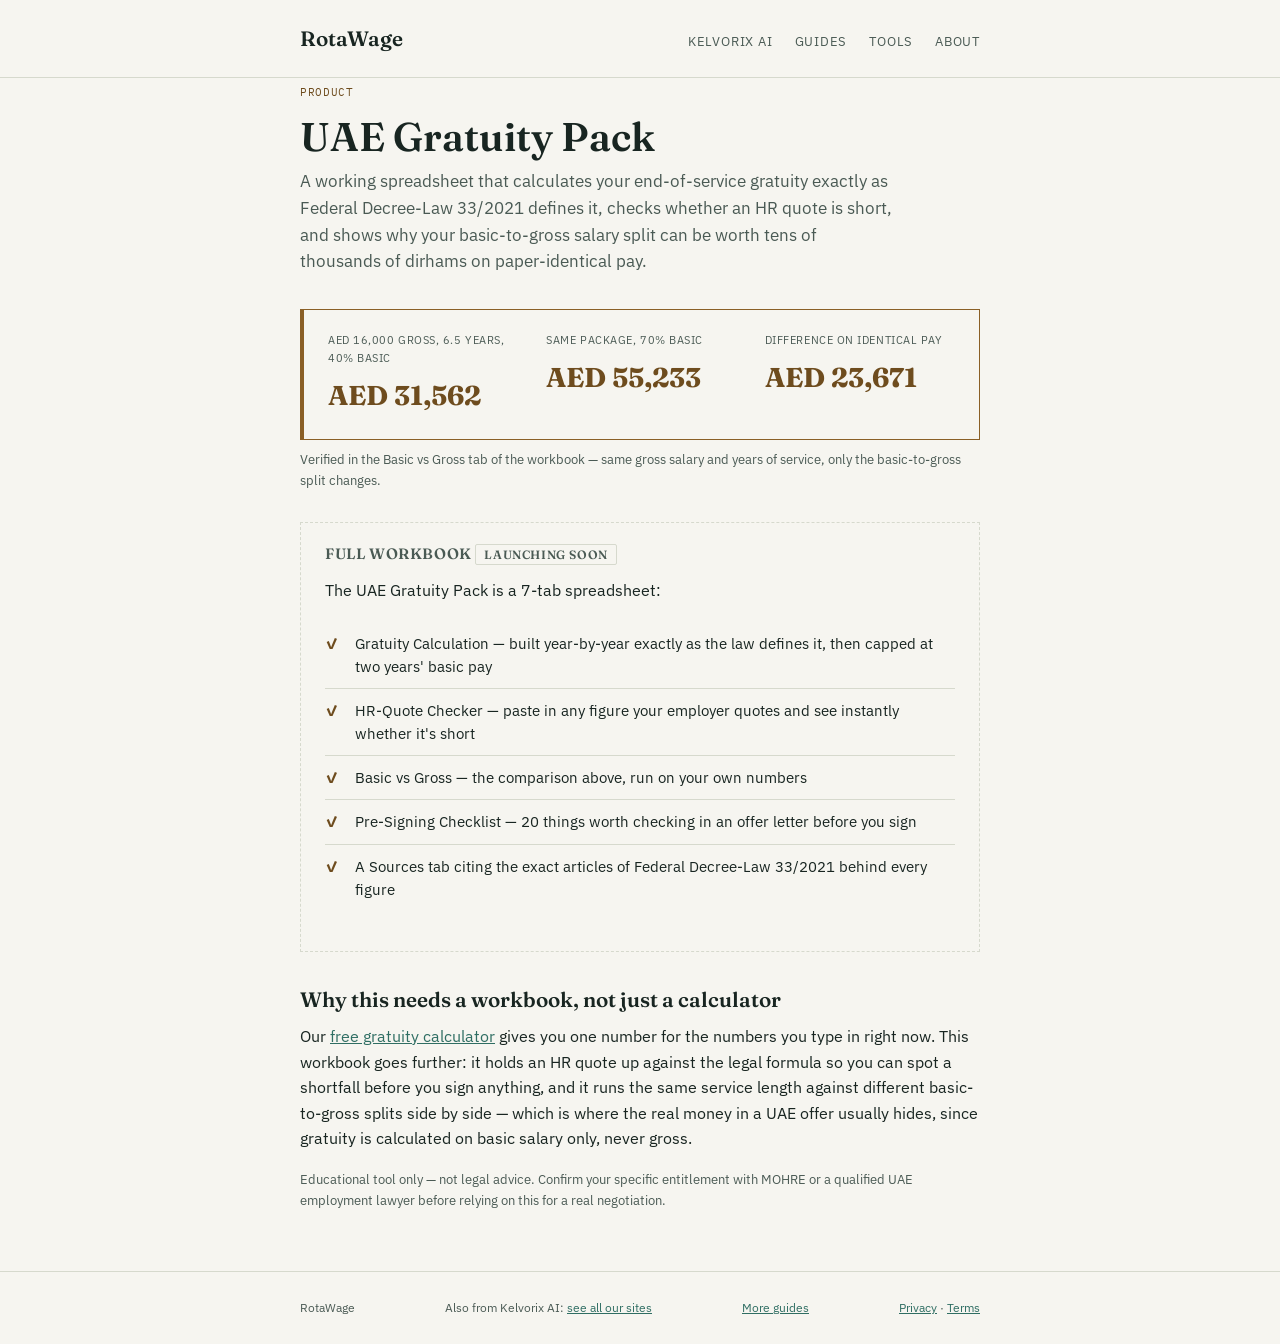
<file: tools/uae-gratuity-pack.html>
<!doctype html>
<html lang="en">
<head>
<script async src="https://pagead2.googlesyndication.com/pagead/js/adsbygoogle.js?client=ca-pub-6051499531677717" crossorigin="anonymous"></script>
<meta charset="utf-8">
<meta name="viewport" content="width=device-width, initial-scale=1">
<title>UAE Gratuity Pack — End-of-Service Workbook | RotaWage</title>
<meta name="description" content="A spreadsheet that calculates your UAE end-of-service gratuity under Federal Decree-Law 33/2021, checks HR quotes against the law, and shows how your basic-to-gross salary split changes your payout.">
<link rel="canonical" href="https://kelvorixai.github.io/rotawage/tools/uae-gratuity-pack.html">
<meta property="og:title" content="UAE Gratuity Pack — End-of-Service Workbook">
<meta property="og:description" content="Calculate your UAE gratuity, check an HR quote against the law, and see how your basic-to-gross split changes your payout.">
<meta property="og:type" content="website">
<link rel="preconnect" href="https://fonts.googleapis.com">
<link rel="preconnect" href="https://fonts.gstatic.com" crossorigin>
<link href="https://fonts.googleapis.com/css2?family=Fraunces:opsz,wght@9..144,500;9..144,600;9..144,700&family=IBM+Plex+Sans:wght@400;500;600&family=IBM+Plex+Mono:wght@400;500&display=swap" rel="stylesheet">
<link rel="stylesheet" href="../style.css">
<style>
  .product-box{ border:1px solid var(--line); padding:28px 26px; margin-top:28px; background:var(--paper-raised); }
  .product-box h2{ margin-top:0; }
  .feature-list{ list-style:none; padding:0; margin:18px 0; }
  .feature-list li{ padding:10px 0 10px 30px; position:relative; border-bottom:1px solid var(--line); font-size:14.5px; }
  .feature-list li:last-child{ border-bottom:none; }
  .feature-list li::before{ content:"✓"; position:absolute; left:0; color:var(--brass-strong); font-weight:700; }
  .stat-box{
    margin-top:26px; padding:22px 24px; border:1px solid var(--brass); border-left:4px solid var(--brass);
    background:var(--paper); display:flex; gap:28px; flex-wrap:wrap;
  }
  .stat{ flex:1; min-width:160px; }
  .stat .label{ font-size:11px; text-transform:uppercase; letter-spacing:.05em; color:var(--ink-soft); margin-bottom:6px; }
  .stat .value{ font-family:"Fraunces", serif; font-size:1.7rem; font-weight:700; color:var(--brass-strong); font-variant-numeric:tabular-nums; }
  .full-edition{ margin-top:30px; padding:22px 24px; border:1px dashed var(--line); background:var(--paper); }
  .full-edition h3{ margin-top:0; font-size:15px; text-transform:uppercase; letter-spacing:.04em; color:var(--ink-soft); }
  .coming-soon{ font-size:12px; text-transform:uppercase; letter-spacing:.05em; color:var(--ink-soft); border:1px solid var(--line); border-radius:2px; padding:2px 8px; }
  .formula-note{ font-size:13px; color:var(--ink-soft); margin-top:10px; }
</style>
</head>
<body>

<header class="site">
  <div class="wrap">
    <a class="brand" href="/rotawage/">RotaWage</a>
    <nav class="site">
      <a href="https://kelvorixai.github.io/">Kelvorix AI</a>
      <a href="/rotawage/">Guides</a>
      <a href="/rotawage/tools/">Tools</a>
      <a href="/rotawage/about.html">About</a>
    </nav>
  </div>
</header>

<main class="wrap">
  <article class="post">
    <header class="meta">
      <span class="tag">Product</span>
      <h1>UAE Gratuity Pack</h1>
      <p class="dek">A working spreadsheet that calculates your end-of-service gratuity exactly as Federal Decree-Law 33/2021 defines it, checks whether an HR quote is short, and shows why your basic-to-gross salary split can be worth tens of thousands of dirhams on paper-identical pay.</p>
    </header>

    <div class="stat-box">
      <div class="stat">
        <div class="label">AED 16,000 gross, 6.5 years, 40% basic</div>
        <div class="value">AED 31,562</div>
      </div>
      <div class="stat">
        <div class="label">Same package, 70% basic</div>
        <div class="value">AED 55,233</div>
      </div>
      <div class="stat">
        <div class="label">Difference on identical pay</div>
        <div class="value">AED 23,671</div>
      </div>
    </div>
    <p class="formula-note">Verified in the Basic vs Gross tab of the workbook — same gross salary and years of service, only the basic-to-gross split changes.</p>

    <div class="full-edition">
      <h3>Full workbook <span class="coming-soon">Launching soon</span></h3>
      <p>The UAE Gratuity Pack is a 7-tab spreadsheet:</p>
      <ul class="feature-list">
        <li>Gratuity Calculation — built year-by-year exactly as the law defines it, then capped at two years' basic pay</li>
        <li>HR-Quote Checker — paste in any figure your employer quotes and see instantly whether it's short</li>
        <li>Basic vs Gross — the comparison above, run on your own numbers</li>
        <li>Pre-Signing Checklist — 20 things worth checking in an offer letter before you sign</li>
        <li>A Sources tab citing the exact articles of Federal Decree-Law 33/2021 behind every figure</li>
      </ul>
    </div>

    <div class="content" style="margin-top:36px;">
      <h2>Why this needs a workbook, not just a calculator</h2>
      <p>Our <a href="/rotawage/tools/gratuity-calculator.html">free gratuity calculator</a> gives you one number for the numbers you type in right now. This workbook goes further: it holds an HR quote up against the legal formula so you can spot a shortfall before you sign anything, and it runs the same service length against different basic-to-gross splits side by side — which is where the real money in a UAE offer usually hides, since gratuity is calculated on basic salary only, never gross.</p>
      <p class="formula-note">Educational tool only — not legal advice. Confirm your specific entitlement with MOHRE or a qualified UAE employment lawyer before relying on this for a real negotiation.</p>
    </div>
  </article>
</main>

<footer class="site">
  <div class="wrap">
    <span>RotaWage</span>
    <span>Also from Kelvorix AI: <a href="https://kelvorixai.github.io/">see all our sites</a></span>
    <span><a href="/rotawage/">More guides</a></span>
    <span><a href="/rotawage/privacy.html">Privacy</a> · <a href="/rotawage/terms.html">Terms</a></span>
  </div>
</footer>

</body>
</html>
</file>
<file: style.css>
:root{
  --ink:#182521;
  --ink-soft:#4a5a54;
  --paper:#f6f5f0;
  --paper-raised:#ececE3;
  --brass:#8a5f26;
  --brass-strong:#6e4c1e;
  --teal:#1f5c52;
  --teal-soft:#2f6e63;
  --line:#d6d9cd;
  --line-soft:#e3e5db;
}
@media (prefers-color-scheme: dark){
  :root{
    --ink:#e7ece5;
    --ink-soft:#aab6ad;
    --paper:#111815;
    --paper-raised:#182420;
    --brass:#d3a35f;
    --brass-strong:#e3b872;
    --teal:#5fac9c;
    --teal-soft:#4a8f81;
    --line:#2c3733;
    --line-soft:#232e2a;
  }
}
*{box-sizing:border-box;}
html{ text-size-adjust:100%; }
body{
  margin:0;
  background:var(--paper);
  color:var(--ink);
  font-family:"IBM Plex Sans", ui-sans-serif, system-ui, sans-serif;
  line-height:1.6;
}
a{ color:var(--teal-soft); }
h1,h2,h3{ font-family:"Fraunces", Georgia, serif; font-weight:600; text-wrap:balance; line-height:1.15; }
.wrap{ max-width:720px; margin:0 auto; padding:0 20px; }

header.site{ border-bottom:1px solid var(--line); padding-block:22px; }
header.site .wrap{ display:flex; align-items:baseline; justify-content:space-between; flex-wrap:wrap; gap:10px; }
.brand{ font-family:"Fraunces", serif; font-weight:600; font-size:1.3rem; text-decoration:none; color:var(--ink); }
nav.site a{ font-size:13px; text-transform:uppercase; letter-spacing:.06em; color:var(--ink-soft); text-decoration:none; margin-left:18px; }
nav.site a:hover{ color:var(--teal-soft); }

main{ padding-block:48px; }

.hero h1{ font-size:clamp(2rem,5vw,2.8rem); margin:0 0 14px; }
.hero p{ color:var(--ink-soft); max-width:58ch; font-size:1.05rem; margin:0; }

.post-list{ margin-top:44px; display:flex; flex-direction:column; }
.post-card{ padding-block:22px; border-top:1px solid var(--line-soft); display:flex; flex-direction:column; gap:6px; }
.post-card:first-child{ border-top:none; }
.post-card .tag{ font-family:"IBM Plex Mono", monospace; font-size:11px; text-transform:uppercase; letter-spacing:.06em; color:var(--brass-strong); }
.post-card a.title{ font-family:"Fraunces", serif; font-size:1.3rem; font-weight:600; color:var(--ink); text-decoration:none; }
.post-card a.title:hover{ color:var(--teal-soft); }
.post-card p{ margin:0; color:var(--ink-soft); font-size:14.5px; max-width:62ch; }

article.post header.meta{ margin-bottom:8px; }
article.post .tag{ font-family:"IBM Plex Mono", monospace; font-size:11px; text-transform:uppercase; letter-spacing:.06em; color:var(--brass-strong); }
article.post h1{ font-size:clamp(1.8rem,4.5vw,2.5rem); margin:10px 0 8px; }
article.post .dek{ color:var(--ink-soft); font-size:1.05rem; max-width:60ch; margin:0 0 34px; }
article.post .content{ max-width:68ch; font-size:16px; }
article.post .content h2{ font-size:1.3rem; margin:36px 0 12px; }
article.post .content p{ margin:0 0 18px; }
article.post .content ul,article.post .content ol{ margin:0 0 18px; padding-left:22px; }
article.post .content li{ margin-bottom:8px; }
article.post .content table{ width:100%; border-collapse:collapse; margin:0 0 24px; font-size:14.5px; }
article.post .content th{ text-align:left; font-size:11px; text-transform:uppercase; letter-spacing:.05em; color:var(--ink-soft); font-weight:500; padding:0 12px 8px 0; border-bottom:1px solid var(--line); }
article.post .content td{ padding:10px 12px 10px 0; border-bottom:1px solid var(--line-soft); vertical-align:top; }

.disclaimer{ margin-top:40px; padding:16px 18px; background:var(--paper-raised); border-left:3px solid var(--brass); font-size:13px; color:var(--ink-soft); }

footer.site{ border-top:1px solid var(--line); margin-top:60px; padding-block:26px; }
footer.site .wrap{ display:flex; justify-content:space-between; flex-wrap:wrap; gap:10px; font-size:12px; color:var(--ink-soft); }

@media (max-width:480px){
  nav.site a{ margin-left:12px; }
}
</file>
